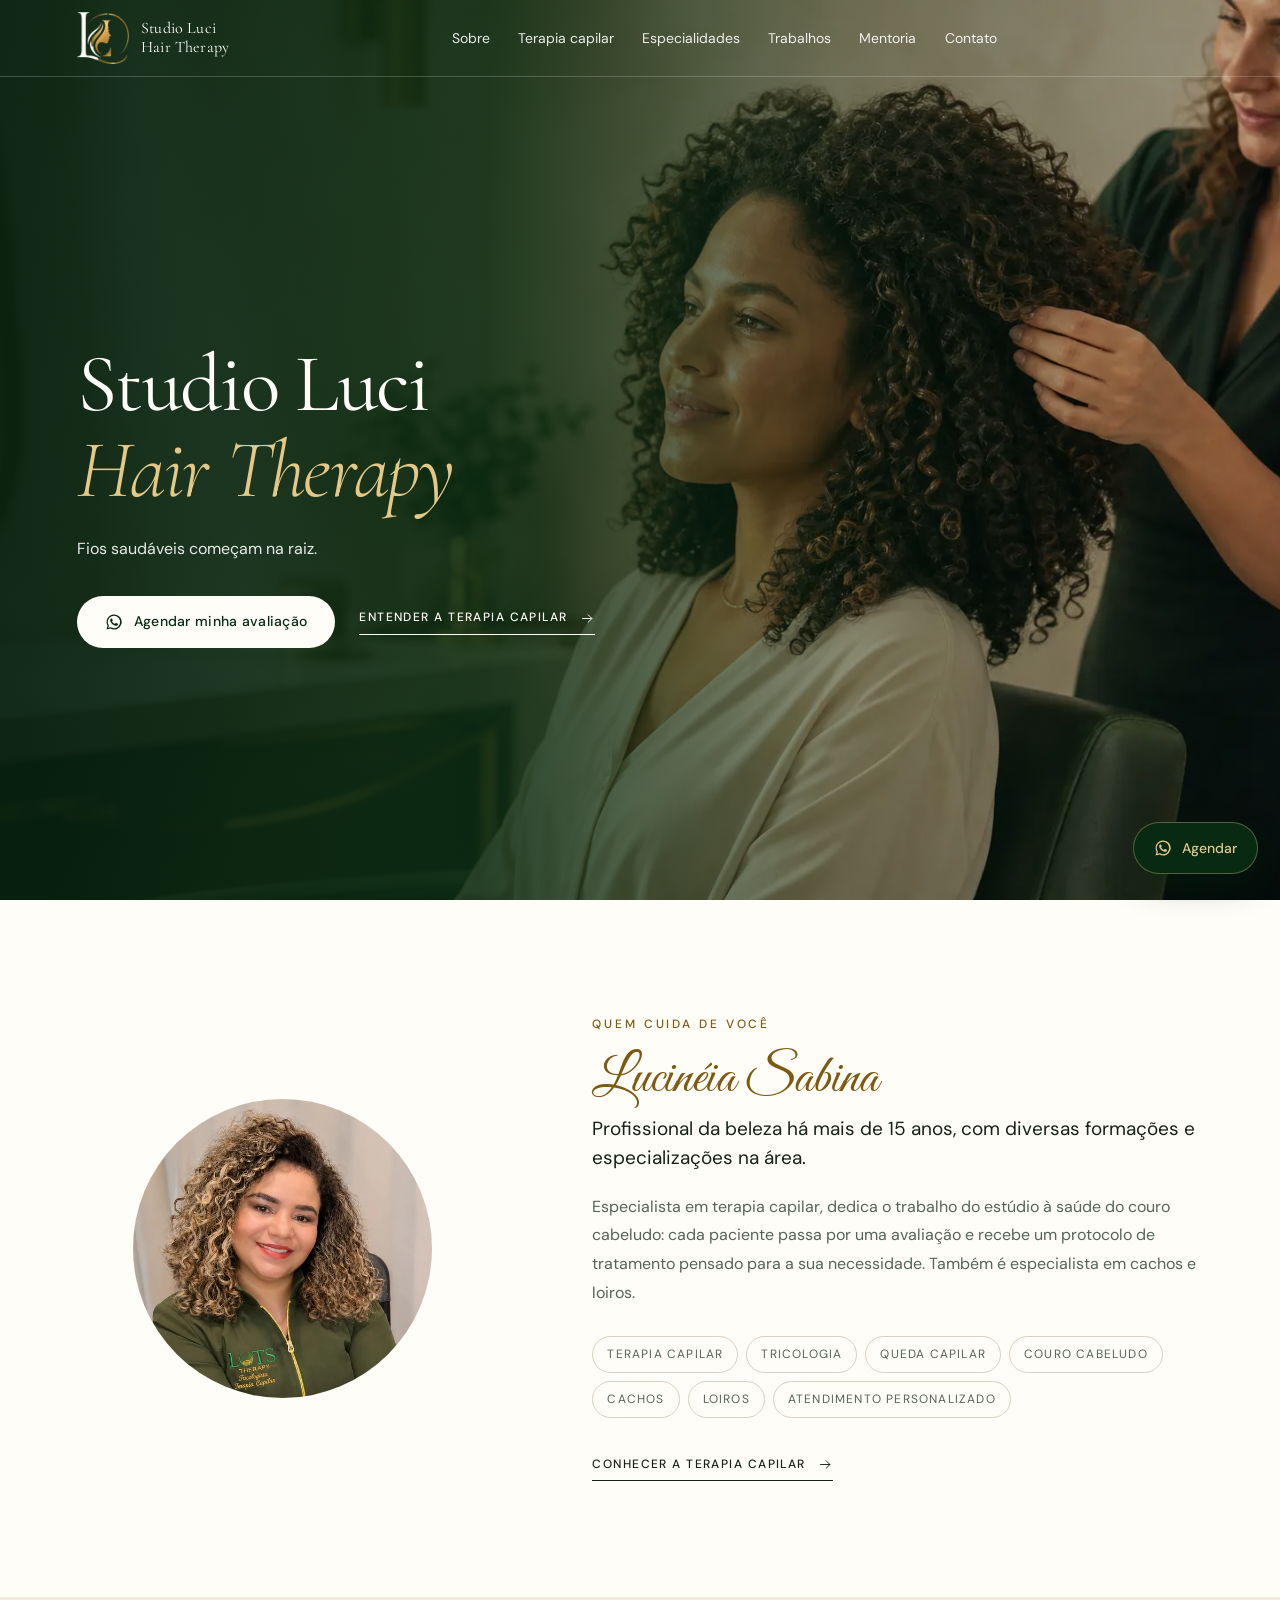
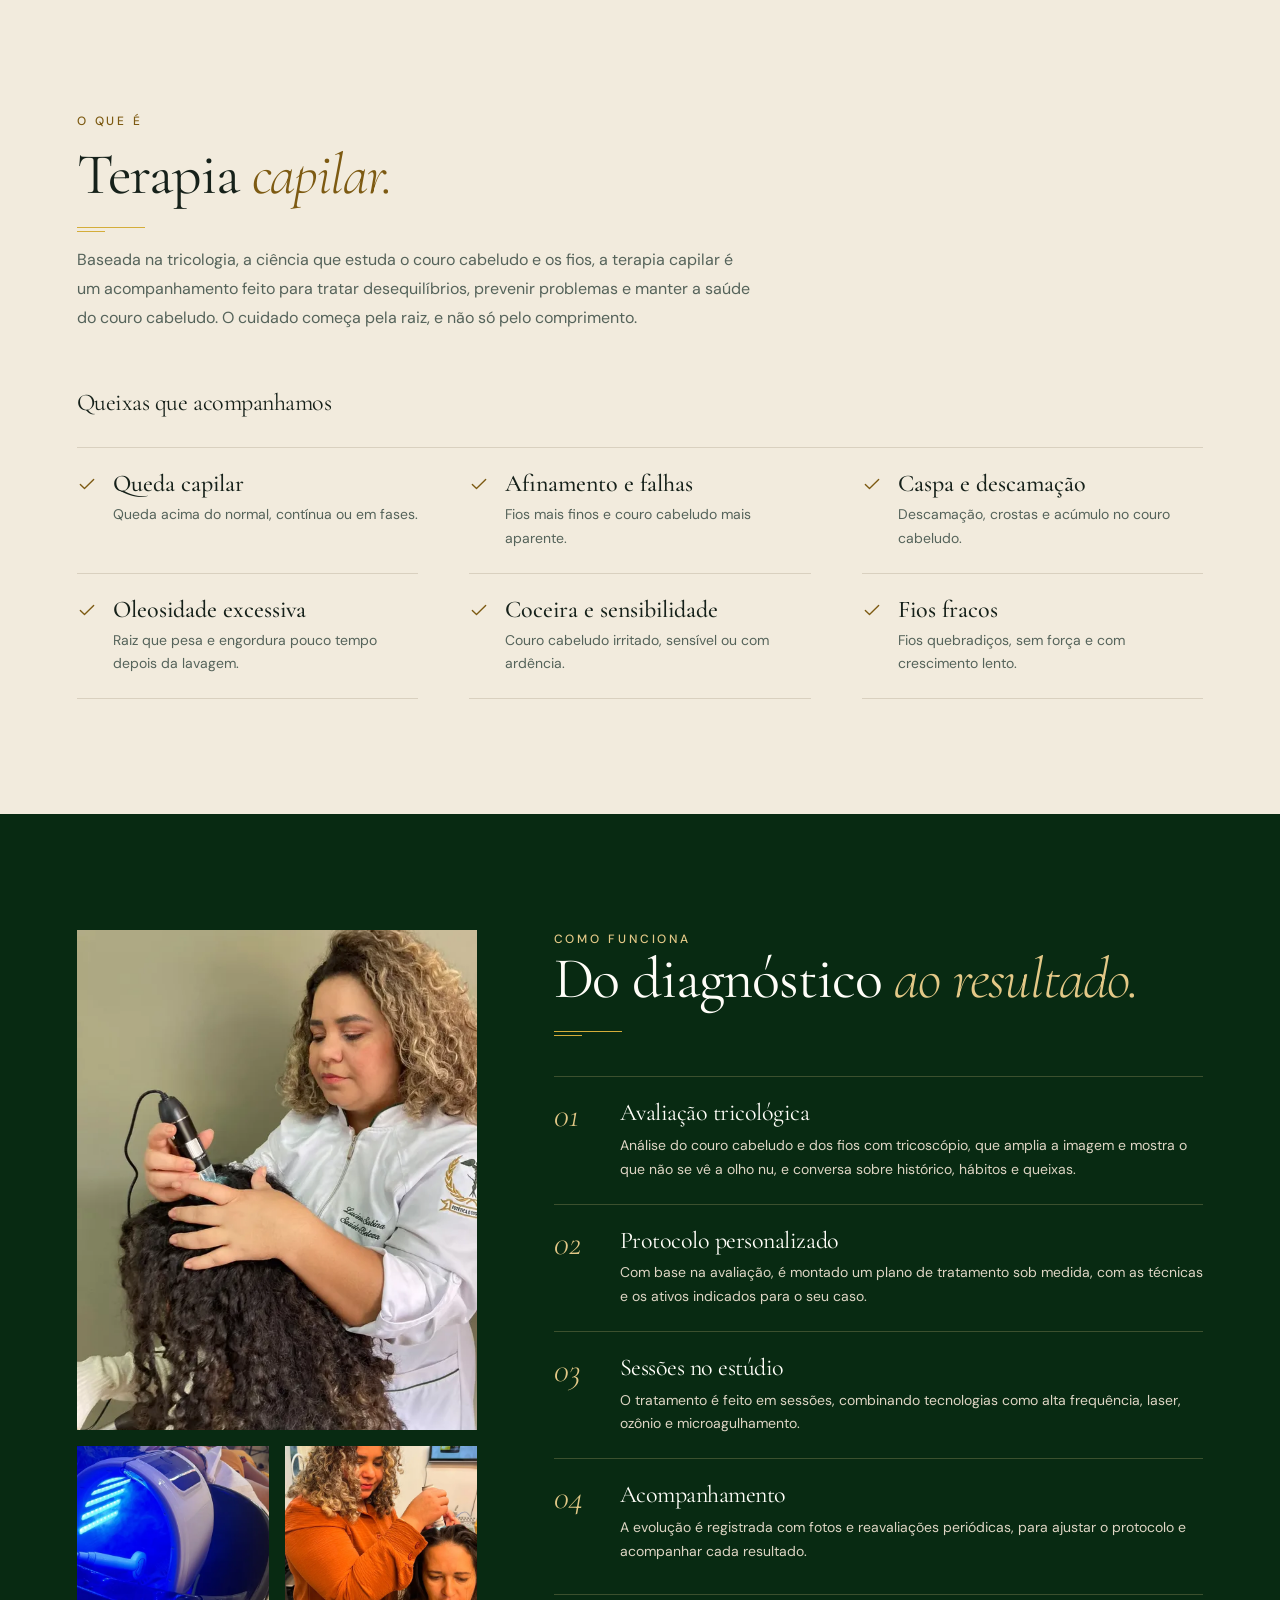
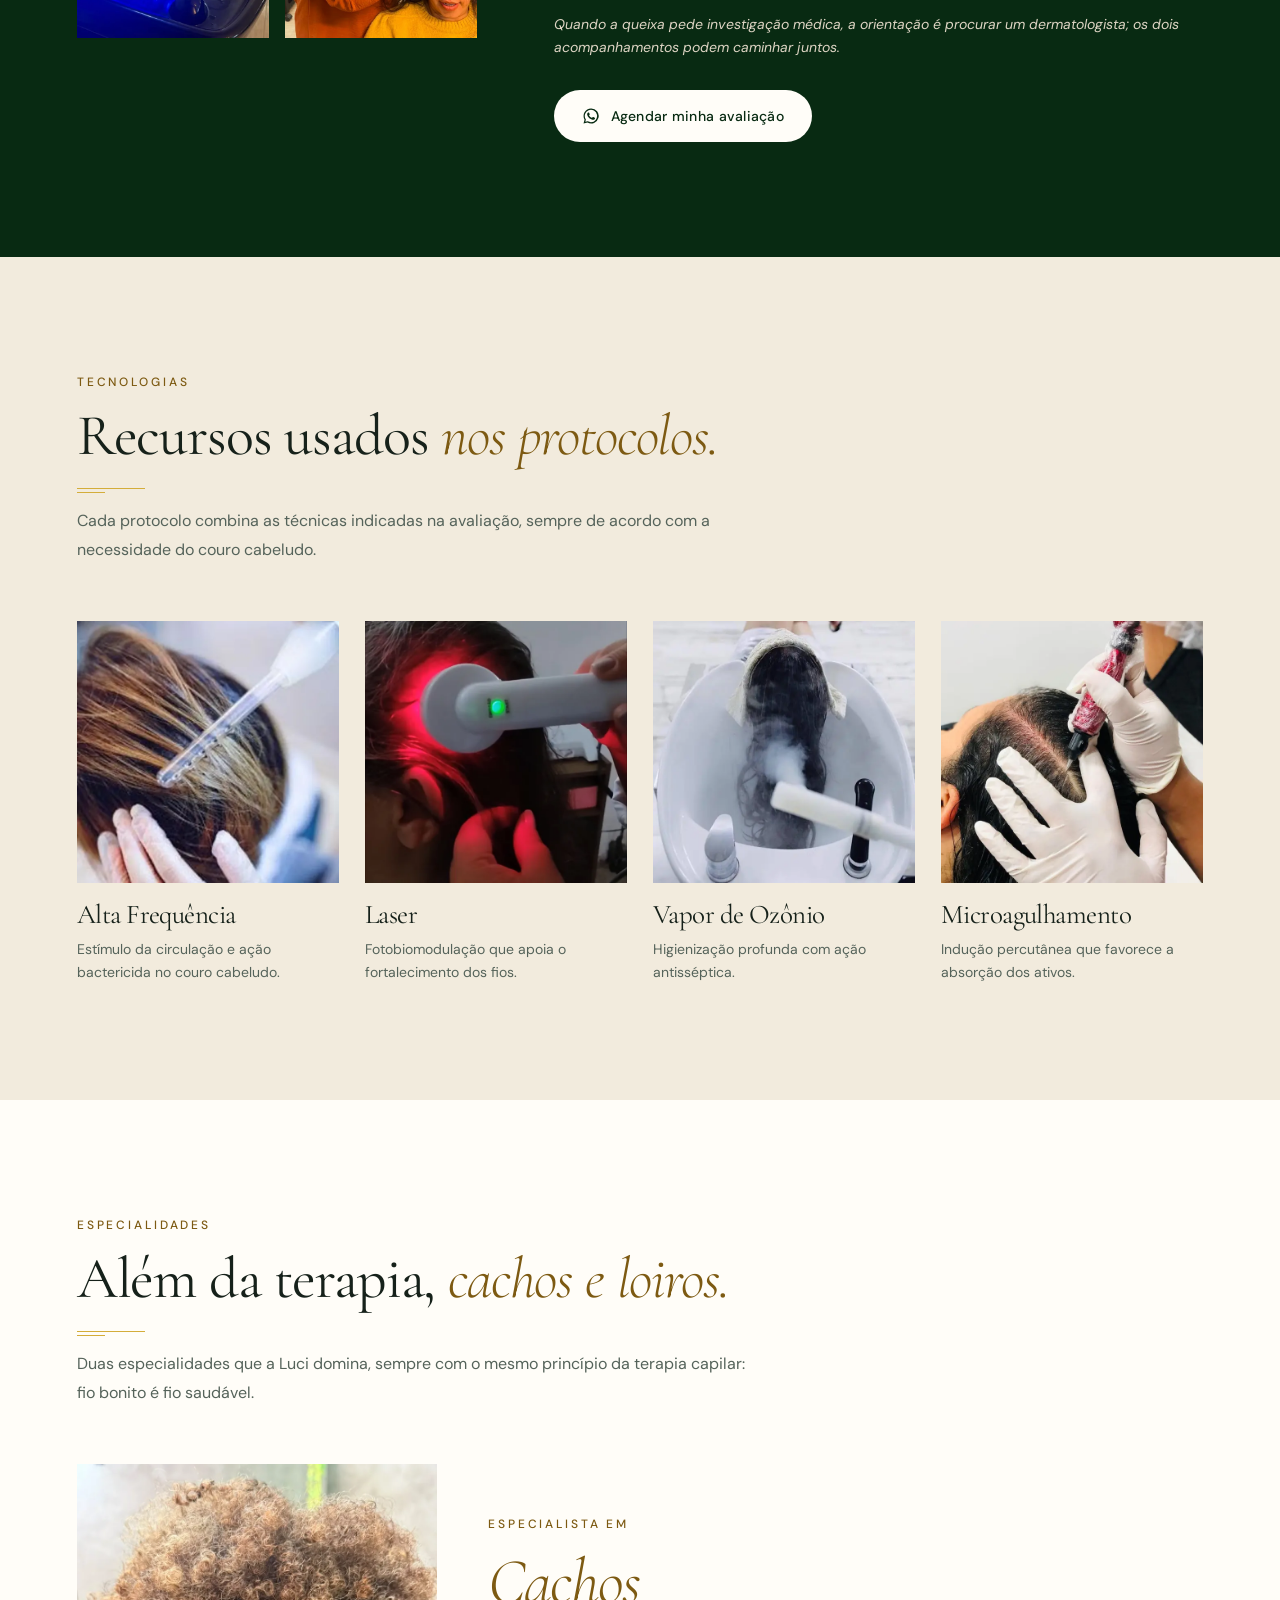
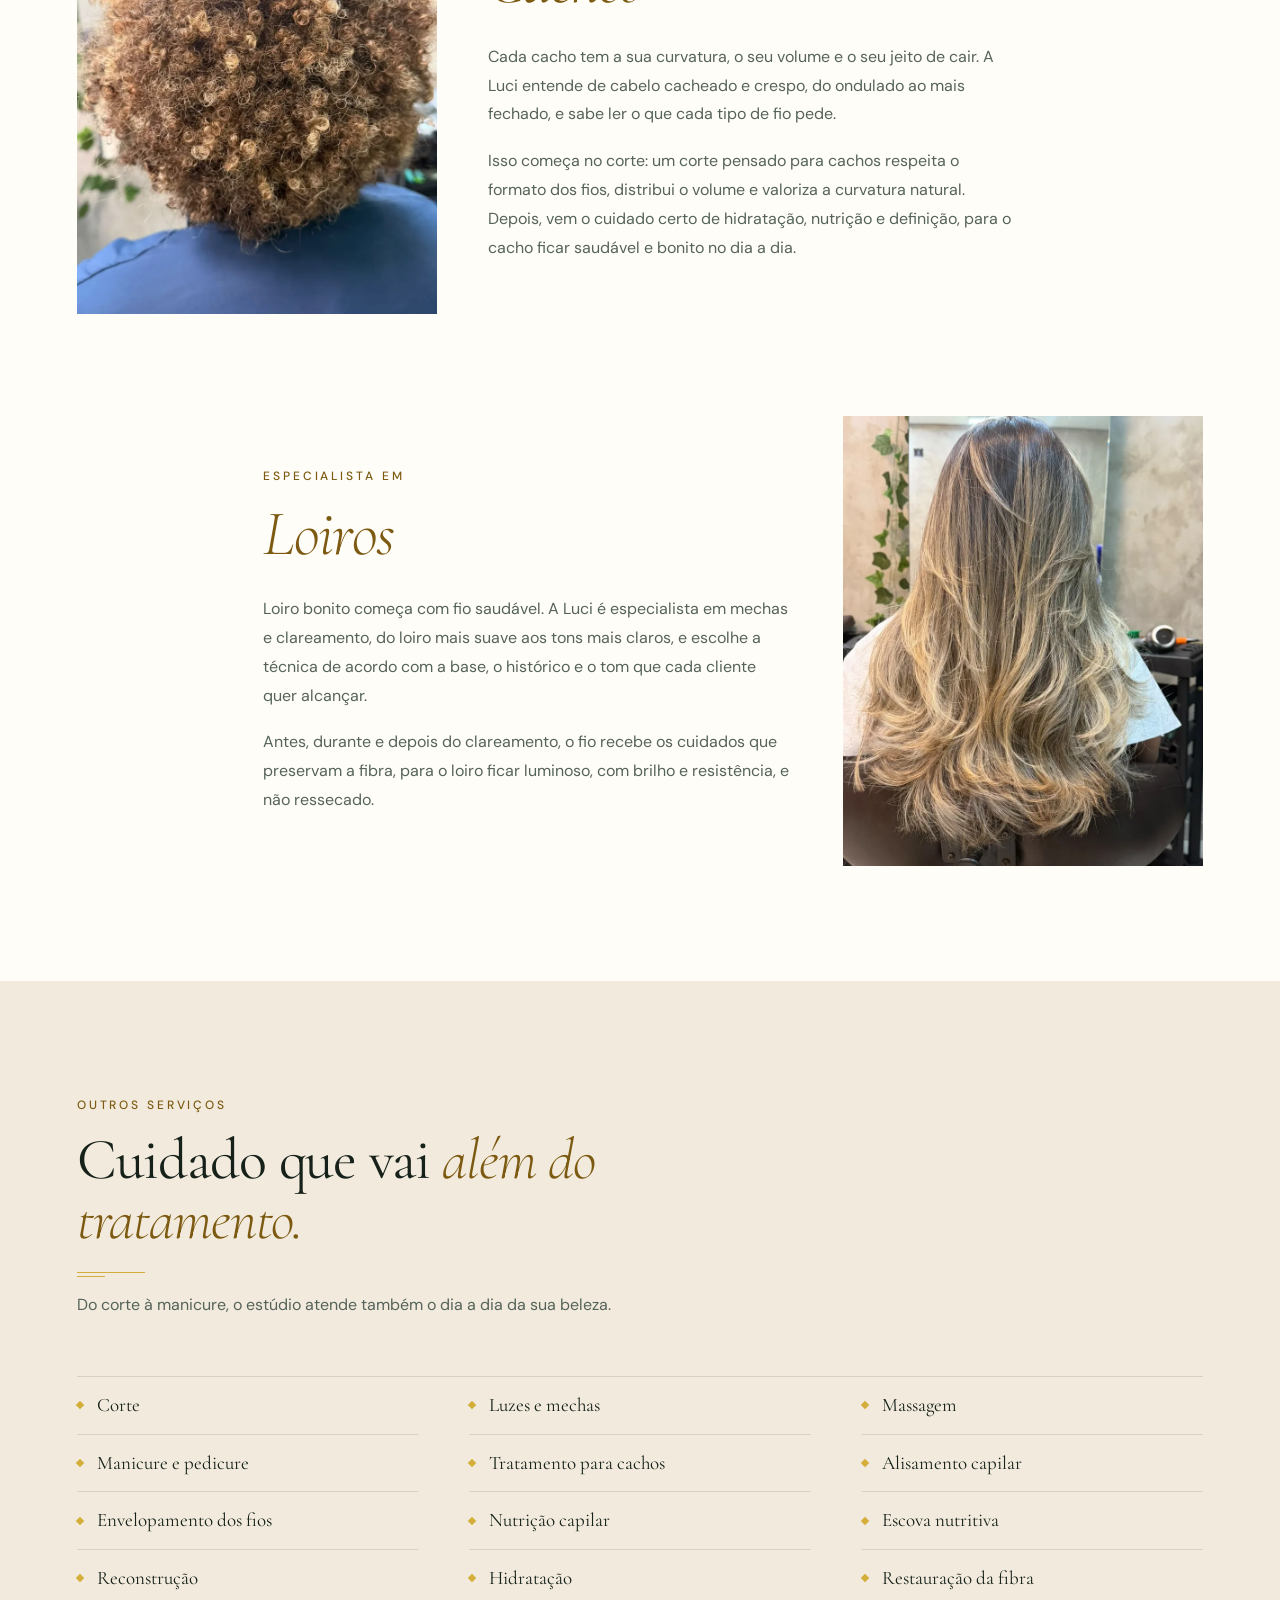
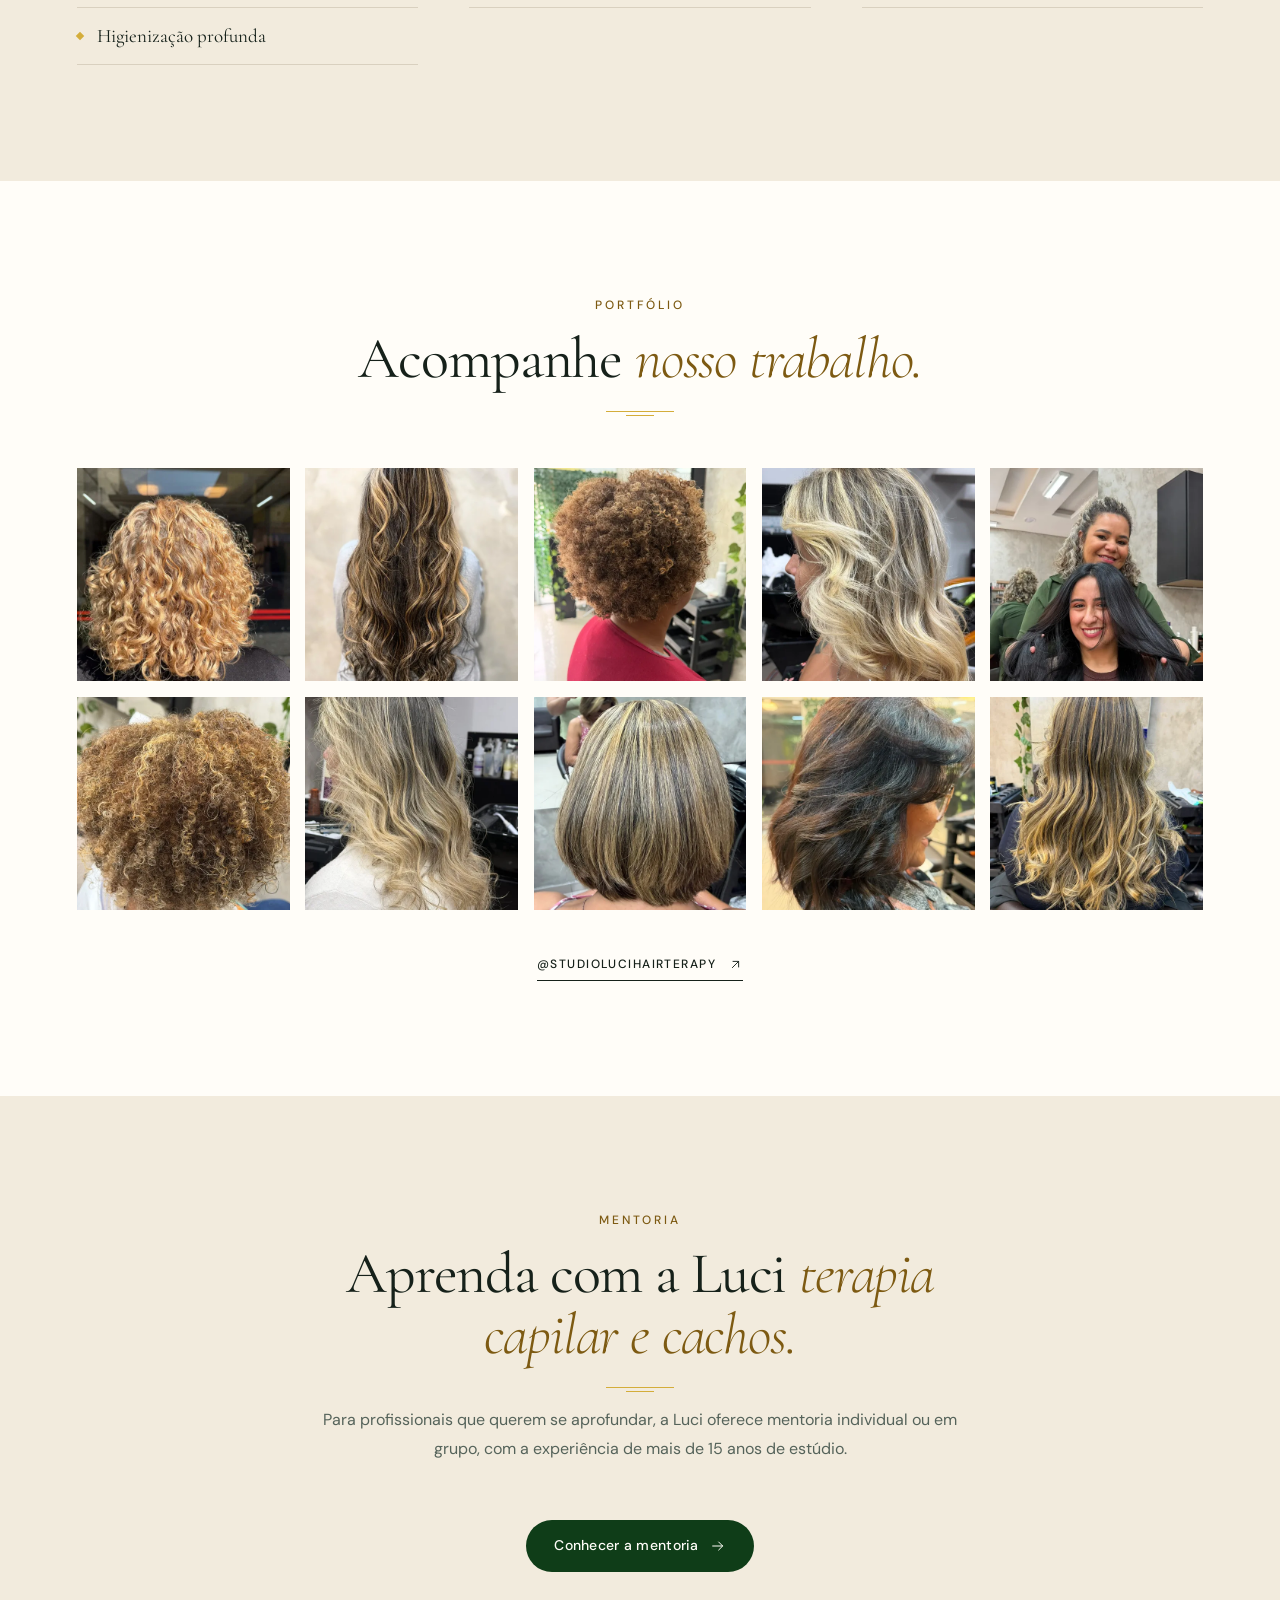
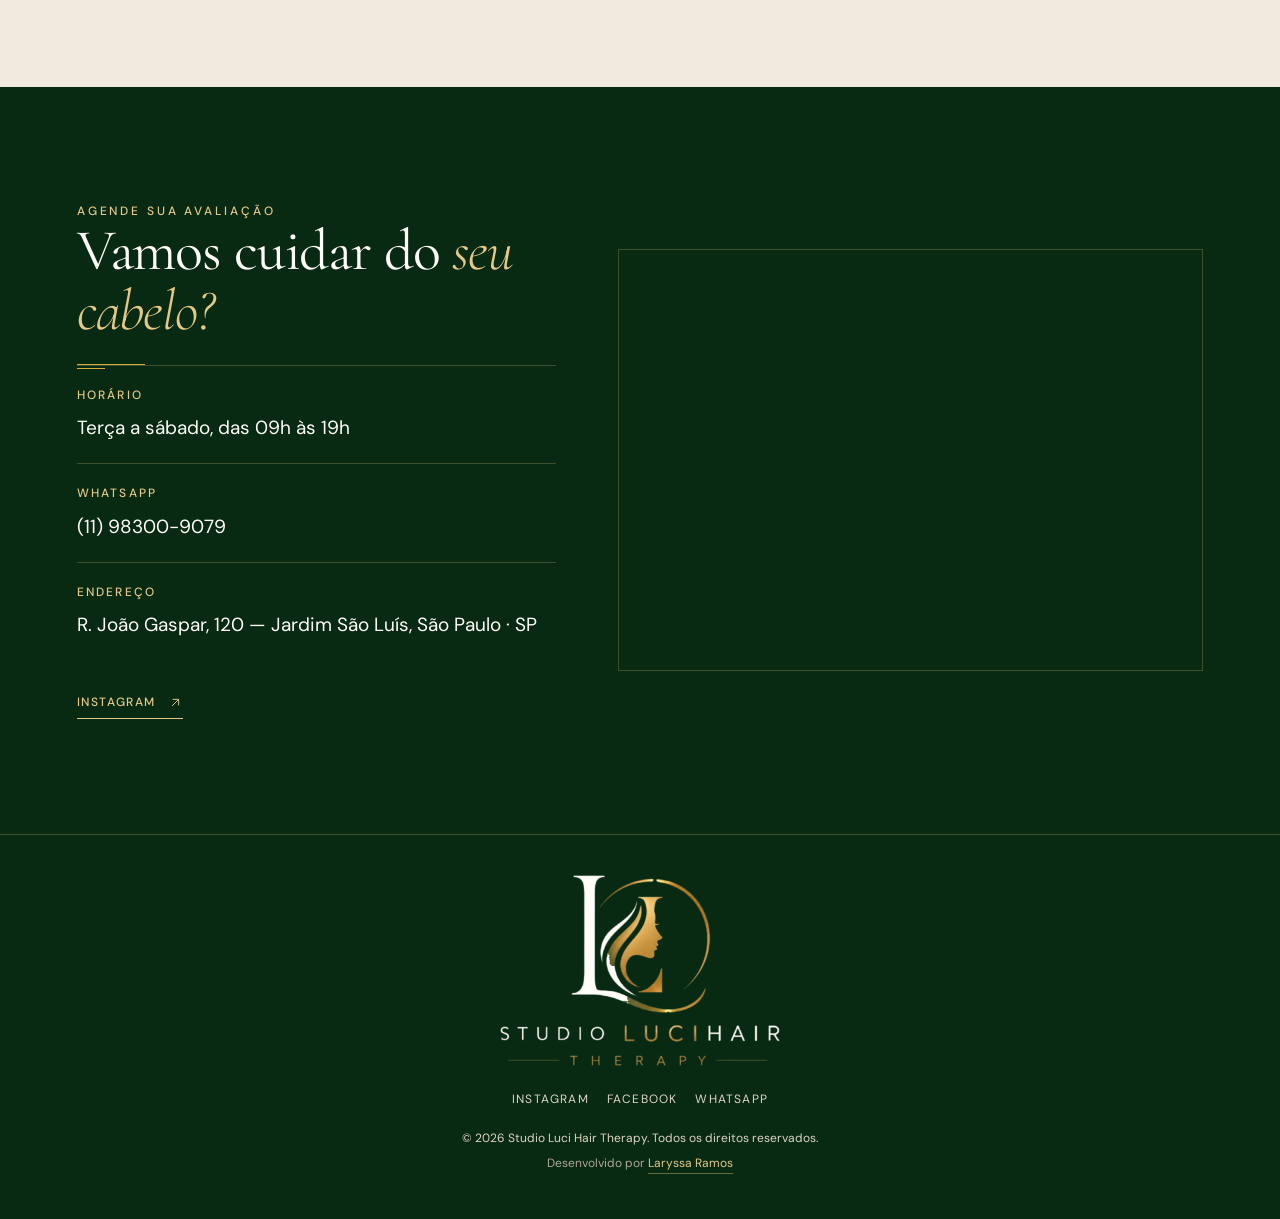
<file: index.html>
<!DOCTYPE html>
<html lang="pt-BR">
<head>
<meta charset="utf-8">
<meta name="viewport" content="width=device-width, initial-scale=1">
<meta name="theme-color" content="#082a12">

<title>Studio Luci Hair Therapy | Terapia capilar e tricologia em São Paulo</title>
<meta name="description" content="Terapia capilar para queda, afinamento dos fios e saúde do couro cabeludo, com Lucinéia Sabina, terapeuta capilar há mais de 15 anos. Avaliação e tratamento personalizado no Jardim São Luís, São Paulo.">

<link rel="canonical" href="https://studiolucihairtherapy.com.br/">
<meta property="og:type" content="website">
<meta property="og:site_name" content="Studio Luci Hair Therapy">
<meta property="og:locale" content="pt_BR">
<meta property="og:title" content="Studio Luci Hair Therapy | Terapia capilar e tricologia em São Paulo">
<meta property="og:description" content="Avaliação do couro cabeludo e tratamentos personalizados para queda e afinamento dos fios, com Lucinéia Sabina, terapeuta capilar há mais de 15 anos.">
<meta property="og:image" content="https://studiolucihairtherapy.com.br/assets/images/web/capa-1200.webp">
<meta property="og:url" content="https://studiolucihairtherapy.com.br/">
<meta name="twitter:card" content="summary_large_image">
<meta name="twitter:title" content="Studio Luci Hair Therapy">
<meta name="twitter:description" content="Terapia capilar e saúde do couro cabeludo com atendimento personalizado em São Paulo.">
<meta name="twitter:image" content="https://studiolucihairtherapy.com.br/assets/images/web/capa-1200.webp">

<link rel="icon" href="assets/images/favicon.ico" sizes="any">
<link rel="icon" href="assets/images/web/icon-32.png" type="image/png" sizes="32x32">
<link rel="apple-touch-icon" href="assets/images/web/icon-180.png">

<link rel="preconnect" href="https://fonts.googleapis.com">
<link rel="preconnect" href="https://fonts.gstatic.com" crossorigin>
<link rel="preload" as="image" href="assets/images/web/capa-1200.webp" imagesrcset="assets/images/web/capa-780.webp 780w, assets/images/web/capa-1200.webp 1200w, assets/images/web/capa-1536.webp 1536w" imagesizes="(max-width: 899px) 150vh, 100vw">
<link rel="stylesheet" href="https://fonts.googleapis.com/css2?family=Cormorant+Garamond:ital,wght@0,300;0,400;0,500;0,600;1,300;1,400&amp;family=DM+Sans:wght@400;500;700&amp;family=Great+Vibes&amp;display=swap">
<link rel="stylesheet" href="assets/css/style.css">

<script type="application/ld+json">
{
  "@context": "https://schema.org",
  "@type": "HairSalon",
  "name": "Studio Luci Hair Therapy",
  "description": "Terapia capilar e tricologia: avaliação do couro cabeludo e tratamentos personalizados para queda e afinamento dos fios.",
  "url": "https://studiolucihairtherapy.com.br/",
  "telephone": "+5511983009079",
  "address": {
    "@type": "PostalAddress",
    "streetAddress": "R. João Gaspar, 120",
    "addressLocality": "Jardim São Luís, São Paulo",
    "addressRegion": "SP",
    "addressCountry": "BR"
  },
  "openingHoursSpecification": [{
    "@type": "OpeningHoursSpecification",
    "dayOfWeek": ["Tuesday", "Wednesday", "Thursday", "Friday", "Saturday"],
    "opens": "09:00", "closes": "19:00"
  }],
  "sameAs": ["https://www.instagram.com/studiolucihairterapy/", "https://www.facebook.com/studiolucihairterapy"]
}
</script>
</head>

<body>
<a class="skip-link" href="#conteudo">Pular para o conteúdo</a>

<svg width="0" height="0" style="position:absolute" aria-hidden="true" focusable="false">
  <symbol id="i-seta-dir" viewBox="0 0 24 24" fill="none" stroke="currentColor" stroke-width="1.5" stroke-linecap="round" stroke-linejoin="round"><path d="M4 12h15M13 6l6 6-6 6"/></symbol>
  <symbol id="i-seta-esq" viewBox="0 0 24 24" fill="none" stroke="currentColor" stroke-width="1.5" stroke-linecap="round" stroke-linejoin="round"><path d="M20 12H5M11 6l-6 6 6 6"/></symbol>
  <symbol id="i-seta-ne" viewBox="0 0 24 24" fill="none" stroke="currentColor" stroke-width="1.5" stroke-linecap="round" stroke-linejoin="round"><path d="M7 17 17 7M8 7h9v9"/></symbol>
  <symbol id="i-check" viewBox="0 0 24 24" fill="none" stroke="currentColor" stroke-width="1.6" stroke-linecap="round" stroke-linejoin="round"><path d="m4 12.5 5 5L20 6.5"/></symbol>
  <symbol id="i-zap" viewBox="0 0 24 24" fill="currentColor"><path d="M12 2a10 10 0 0 0-8.6 15L2 22l5.2-1.4A10 10 0 1 0 12 2Zm0 18.2a8.2 8.2 0 0 1-4.2-1.1l-.3-.2-3.1.8.8-3-.2-.3A8.2 8.2 0 1 1 12 20.2Zm4.6-6.1c-.25-.13-1.5-.74-1.73-.82-.23-.09-.4-.13-.57.12-.17.25-.65.82-.8.99-.15.17-.29.19-.54.06a6.72 6.72 0 0 1-3.37-2.95c-.25-.44.25-.4.72-1.35.08-.17.04-.31-.02-.44l-.8-1.92c-.21-.5-.42-.43-.58-.44h-.5a.95.95 0 0 0-.69.32 2.9 2.9 0 0 0-.9 2.16 5.05 5.05 0 0 0 1.06 2.68 11.5 11.5 0 0 0 4.42 3.9c1.65.71 2.29.77 3.11.65.5-.08 1.5-.61 1.72-1.21.21-.6.21-1.11.15-1.22-.06-.11-.23-.17-.48-.29Z"/></symbol>
  <symbol id="i-instagram" viewBox="0 0 24 24" fill="none" stroke="currentColor" stroke-width="1.4"><rect x="3.5" y="3.5" width="17" height="17" rx="5"/><circle cx="12" cy="12" r="4"/><circle cx="17" cy="7" r="1.1" fill="currentColor" stroke="none"/></symbol>
  <symbol id="i-facebook" viewBox="0 0 24 24" fill="currentColor"><path d="M22 12a10 10 0 1 0-11.6 9.9v-7H7.9V12h2.5V9.8c0-2.5 1.5-3.9 3.8-3.9 1.1 0 2.2.2 2.2.2v2.5h-1.3c-1.2 0-1.6.8-1.6 1.6V12h2.8l-.4 2.9h-2.4v7A10 10 0 0 0 22 12Z"/></symbol>
  <symbol id="i-relogio" viewBox="0 0 24 24" fill="none" stroke="currentColor" stroke-width="1.4" stroke-linecap="round"><circle cx="12" cy="12" r="9"/><path d="M12 7v5.2l3.4 2"/></symbol>
</svg>

<header class="cabecalho">
  <a class="marca" href="#inicio" aria-label="Studio Luci Hair Therapy, início">
    <img class="marca-clara" src="assets/images/web/marca-claro.png" alt="" width="480" height="477">
    <img class="marca-escura" src="assets/images/web/marca.png" alt="" width="480" height="477">
    <span>Studio Luci Hair Therapy</span>
  </a>

  <nav class="menu" id="menu" aria-label="Navegação principal">
    <a href="#sobre">Sobre</a>
    <a href="#terapia">Terapia capilar</a>
    <!-- <a href="#resultados">Resultados</a> -->
    <a href="#especialidades">Especialidades</a>
    <a href="#trabalhos">Trabalhos</a>
    <a href="mentoria.html">Mentoria</a>
    <a href="#contato">Contato</a>
    <a class="so-mobile" href="https://wa.me/5511983009079?text=Ol%C3%A1%21%20Vim%20pelo%20site%20e%20gostaria%20de%20agendar%20um%20hor%C3%A1rio." target="_blank" rel="noopener">Agendar pelo WhatsApp</a>
  </nav>

  <div class="cabecalho-acoes">
    <button class="menu-btn" type="button" aria-expanded="false" aria-controls="menu" aria-label="Abrir menu"><span></span></button>
  </div>
</header>

<main id="conteudo">

  <!-- ================= HERO ================= -->
  <section class="hero on-dark" id="inicio">
    <div class="hero-media">
      <picture>
        <source type="image/webp" srcset="assets/images/web/capa-780.webp 780w, assets/images/web/capa-1200.webp 1200w, assets/images/web/capa-1536.webp 1536w" sizes="(max-width: 899px) 150vh, 100vw">
        <img src="assets/images/web/capa-1536.jpg" alt="Cliente sendo atendida no Studio Luci Hair Therapy" width="1536" height="1024" fetchpriority="high" decoding="async">
      </picture>
    </div>
    <div class="hero-veu" aria-hidden="true"></div>

    <div class="hero-texto">
      <!-- <p class="eyebrow">Terapia capilar · Tricologia</p> -->
      <h1>Studio Luci <em>Hair Therapy</em></h1>
      <p class="body">Fios saudáveis começam na raiz.</p>

      <div class="hero-acoes">
        <a class="btn btn-claro" href="https://wa.me/5511983009079?text=Ol%C3%A1%21%20Vim%20pelo%20site%20e%20gostaria%20de%20agendar%20uma%20avalia%C3%A7%C3%A3o%20capilar." target="_blank" rel="noopener">
          <svg width="18" height="18" aria-hidden="true"><use href="#i-zap"></use></svg> Agendar minha avaliação
        </a>
        <a class="link-seta" href="#terapia">Entender a terapia capilar <svg width="15" height="15" aria-hidden="true"><use href="#i-seta-dir"></use></svg></a>
      </div>
    </div>
  </section>

  <!-- ================= SOBRE ================= -->
  <section class="section sobre on-papel" id="sobre">
    <div class="sobre-foto reveal">
      <picture>
        <source type="image/webp" srcset="assets/images/web/sobre-560.webp 560w, assets/images/web/sobre-900.webp 900w" sizes="(min-width: 900px) 340px, 74vw">
        <img src="assets/images/web/sobre-900.jpg" alt="Retrato de Lucinéia Sabina sorrindo, com o uniforme verde de tricologista e terapeuta capilar" width="900" height="900" loading="lazy" decoding="async">
      </picture>
    </div>

    <div class="sobre-texto reveal d1">
      <p class="eyebrow">Quem cuida de você</p>
      <p class="assinatura">Lucinéia Sabina</p>
      <p class="lede">Profissional da beleza há mais de 15 anos, com diversas formações e especializações na área.</p>
      <p class="body">Especialista em terapia capilar, dedica o trabalho do estúdio à saúde do couro cabeludo: cada paciente passa por uma avaliação e recebe um protocolo de tratamento pensado para a sua necessidade. Também é especialista em cachos e loiros.</p>

      <ul class="credenciais">
        <li>Terapia capilar</li>
        <li>Tricologia</li>
        <li>Queda capilar</li>
        <li>Couro cabeludo</li>
        <li>Cachos</li>
        <li>Loiros</li>
        <li>Atendimento personalizado</li>
      </ul>

      <a class="link-seta" href="#terapia">Conhecer a terapia capilar <svg width="15" height="15" aria-hidden="true"><use href="#i-seta-dir"></use></svg></a>
    </div>
  </section>

  <!-- ================= TERAPIA ================= -->
  <section class="section on-creme" id="terapia">
    <div class="section-head reveal">
      <p class="eyebrow">O que é</p>
      <h2>Terapia <em>capilar.</em></h2>
      <div class="regua"></div>
      <p class="body">Baseada na tricologia, a ciência que estuda o couro cabeludo e os fios, a terapia capilar é um acompanhamento feito para tratar desequilíbrios, prevenir problemas e manter a saúde do couro cabeludo. O cuidado começa pela raiz, e não só pelo comprimento.</p>
    </div>

    <h3 class="subtitulo reveal">Queixas que acompanhamos</h3>
    <ul class="queixas">
      <li class="reveal">
        <svg width="20" height="20" aria-hidden="true"><use href="#i-check"></use></svg>
        <div><h4>Queda capilar</h4><p class="small">Queda acima do normal, contínua ou em fases.</p></div>
      </li>
      <li class="reveal d1">
        <svg width="20" height="20" aria-hidden="true"><use href="#i-check"></use></svg>
        <div><h4>Afinamento e falhas</h4><p class="small">Fios mais finos e couro cabeludo mais aparente.</p></div>
      </li>
      <li class="reveal d2">
        <svg width="20" height="20" aria-hidden="true"><use href="#i-check"></use></svg>
        <div><h4>Caspa e descamação</h4><p class="small">Descamação, crostas e acúmulo no couro cabeludo.</p></div>
      </li>
      <li class="reveal">
        <svg width="20" height="20" aria-hidden="true"><use href="#i-check"></use></svg>
        <div><h4>Oleosidade excessiva</h4><p class="small">Raiz que pesa e engordura pouco tempo depois da lavagem.</p></div>
      </li>
      <li class="reveal d1">
        <svg width="20" height="20" aria-hidden="true"><use href="#i-check"></use></svg>
        <div><h4>Coceira e sensibilidade</h4><p class="small">Couro cabeludo irritado, sensível ou com ardência.</p></div>
      </li>
      <li class="reveal d2">
        <svg width="20" height="20" aria-hidden="true"><use href="#i-check"></use></svg>
        <div><h4>Fios fracos</h4><p class="small">Fios quebradiços, sem força e com crescimento lento.</p></div>
      </li>
    </ul>
  </section>

  <!-- ================= COMO FUNCIONA ================= -->
  <section class="section como on-floresta on-dark" id="como-funciona">
    <div class="como-fotos reveal">
      <figure class="como-principal">
        <picture>
          <source type="image/webp" srcset="assets/images/web/terapia/avaliacao-600.webp 600w, assets/images/web/terapia/avaliacao-960.webp 960w" sizes="(min-width: 900px) 40vw, 88vw">
          <img src="assets/images/web/terapia/avaliacao-960.jpg" alt="Lucinéia Sabina examinando o couro cabeludo de uma paciente com o tricoscópio" width="960" height="1280" loading="lazy" decoding="async">
        </picture>
      </figure>
      <figure><img src="assets/images/web/terapia/led.webp" alt="Paciente em sessão de fototerapia com LED no couro cabeludo" width="560" height="560" loading="lazy" decoding="async"></figure>
      <figure><img src="assets/images/web/terapia/aplicacao.webp" alt="Lucinéia Sabina aplicando um ativo diretamente no couro cabeludo de uma paciente" width="560" height="560" loading="lazy" decoding="async"></figure>
    </div>

    <div class="como-texto">
      <div class="reveal">
        <p class="eyebrow">Como funciona</p>
        <h2>Do diagnóstico <em>ao resultado.</em></h2>
        <div class="regua"></div>
      </div>

      <ol class="etapas">
        <li class="reveal">
          <span class="etapa-num" aria-hidden="true">01</span>
          <div>
            <h3>Avaliação tricológica</h3>
            <p class="small">Análise do couro cabeludo e dos fios com tricoscópio, que amplia a imagem e mostra o que não se vê a olho nu, e conversa sobre histórico, hábitos e queixas.</p>
          </div>
        </li>
        <li class="reveal">
          <span class="etapa-num" aria-hidden="true">02</span>
          <div>
            <h3>Protocolo personalizado</h3>
            <p class="small">Com base na avaliação, é montado um plano de tratamento sob medida, com as técnicas e os ativos indicados para o seu caso.</p>
          </div>
        </li>
        <li class="reveal">
          <span class="etapa-num" aria-hidden="true">03</span>
          <div>
            <h3>Sessões no estúdio</h3>
            <p class="small">O tratamento é feito em sessões, combinando tecnologias como alta frequência, laser, ozônio e microagulhamento.</p>
          </div>
        </li>
        <li class="reveal">
          <span class="etapa-num" aria-hidden="true">04</span>
          <div>
            <h3>Acompanhamento</h3>
            <p class="small">A evolução é registrada com fotos e reavaliações periódicas, para ajustar o protocolo e acompanhar cada resultado.</p>
          </div>
        </li>
      </ol>

      <p class="como-nota small reveal">Quando a queixa pede investigação médica, a orientação é procurar um dermatologista; os dois acompanhamentos podem caminhar juntos.</p>

      <a class="btn btn-claro reveal" href="https://wa.me/5511983009079?text=Ol%C3%A1%21%20Vim%20pelo%20site%20e%20gostaria%20de%20agendar%20uma%20avalia%C3%A7%C3%A3o%20capilar." target="_blank" rel="noopener">
        <svg width="18" height="18" aria-hidden="true"><use href="#i-zap"></use></svg> Agendar minha avaliação
      </a>
    </div>
  </section>

  <!-- ================= RESULTADOS ================= -->
  <!-- Oculta até a cliente confirmar as fotos de antes e depois: para mostrar, apague o atributo hidden e volte o link do menu. -->
  <section class="section on-papel" id="resultados" hidden>
    <div class="section-head reveal">
      <p class="eyebrow">Resultados</p>
      <h2>Antes e depois <em>do tratamento.</em></h2>
      <div class="regua"></div>
      <p class="body">Evolução de um paciente com queda e afinamento dos fios, acompanhado no estúdio com protocolo de terapia capilar.</p>
    </div>

    <div class="resultados">
      <figure class="resultado reveal">
        <div class="resultado-par">
          <div class="resultado-foto">
            <img src="assets/images/web/resultados/frente-antes.webp" alt="Antes: região frontal com fios ralos e couro cabeludo aparente" width="560" height="700" loading="lazy" decoding="async">
            <span class="resultado-selo">Antes</span>
          </div>
          <div class="resultado-foto">
            <img src="assets/images/web/resultados/frente-depois.webp" alt="Depois: região frontal com fios mais densos, cobrindo o couro cabeludo" width="560" height="700" loading="lazy" decoding="async">
            <span class="resultado-selo depois">Depois</span>
          </div>
        </div>
        <figcaption>Região frontal</figcaption>
      </figure>

      <figure class="resultado reveal d1">
        <div class="resultado-par">
          <div class="resultado-foto">
            <img src="assets/images/web/resultados/topo-antes.webp" alt="Antes: topo da cabeça com afinamento e couro cabeludo aparente" width="560" height="700" loading="lazy" decoding="async">
            <span class="resultado-selo">Antes</span>
          </div>
          <div class="resultado-foto">
            <img src="assets/images/web/resultados/topo-depois.webp" alt="Depois: topo da cabeça com mais fios e maior cobertura" width="560" height="700" loading="lazy" decoding="async">
            <span class="resultado-selo depois">Depois</span>
          </div>
        </div>
        <figcaption>Topo da cabeça</figcaption>
      </figure>
    </div>

    <p class="resultados-nota small reveal">Cada caso responde de um jeito ao tratamento; o resultado depende da causa da queda, da constância nas sessões e dos cuidados em casa.</p>
  </section>

  <!-- ================= TECNOLOGIAS ================= -->
  <section class="section on-creme" id="tecnologias">
    <div class="section-head reveal">
      <p class="eyebrow">Tecnologias</p>
      <h2>Recursos usados <em>nos protocolos.</em></h2>
      <div class="regua"></div>
      <p class="body">Cada protocolo combina as técnicas indicadas na avaliação, sempre de acordo com a necessidade do couro cabeludo.</p>
    </div>

    <div class="terapia-grade">
      <article class="terapia-card reveal">
        <figure><img src="assets/images/web/terapia/t1.webp" alt="Alta Frequência sendo aplicado no couro cabeludo" width="640" height="640" loading="lazy" decoding="async"></figure>
        <h3>Alta Frequência</h3>
        <p class="small">Estímulo da circulação e ação bactericida no couro cabeludo.</p>
      </article>
      <article class="terapia-card reveal d1">
        <figure><img src="assets/images/web/terapia/laser.webp" alt="Laser de baixa potência sendo aplicado no couro cabeludo de uma paciente" width="640" height="640" loading="lazy" decoding="async"></figure>
        <h3>Laser</h3>
        <p class="small">Fotobiomodulação que apoia o fortalecimento dos fios.</p>
      </article>
      <article class="terapia-card reveal">
        <figure><img src="assets/images/web/terapia/t3.webp" alt="Vapor de Ozônio sendo aplicado no couro cabeludo" width="640" height="640" loading="lazy" decoding="async"></figure>
        <h3>Vapor de Ozônio</h3>
        <p class="small">Higienização profunda com ação antisséptica.</p>
      </article>
      <article class="terapia-card reveal d1">
        <figure><img src="assets/images/web/terapia/t4.webp" alt="Microagulhamento sendo aplicado no couro cabeludo" width="640" height="640" loading="lazy" decoding="async"></figure>
        <h3>Microagulhamento</h3>
        <p class="small">Indução percutânea que favorece a absorção dos ativos.</p>
      </article>
    </div>
  </section>

  <!-- ================= ESPECIALIDADES ================= -->
  <section class="section on-papel" id="especialidades">
    <div class="section-head reveal">
      <p class="eyebrow">Especialidades</p>
      <h2>Além da terapia, <em>cachos e loiros.</em></h2>
      <div class="regua"></div>
      <p class="body">Duas especialidades que a Luci domina, sempre com o mesmo princípio da terapia capilar: fio bonito é fio saudável.</p>
    </div>

    <article class="especialidade">
      <figure class="reveal">
        <picture>
          <source type="image/webp" srcset="assets/images/web/especialidades/cachos-480.webp 480w, assets/images/web/especialidades/cachos-800.webp 800w" sizes="(min-width: 900px) 38vw, 88vw">
          <img src="assets/images/web/especialidades/cachos-800.jpg" alt="Cabelo cacheado volumoso e definido, com luzes douradas" width="800" height="1000" loading="lazy" decoding="async">
        </picture>
      </figure>
      <div class="especialidade-texto reveal d1">
        <p class="eyebrow">Especialista em</p>
        <h3>Cachos</h3>
        <p class="body">Cada cacho tem a sua curvatura, o seu volume e o seu jeito de cair. A Luci entende de cabelo cacheado e crespo, do ondulado ao mais fechado, e sabe ler o que cada tipo de fio pede.</p>
        <p class="body">Isso começa no corte: um corte pensado para cachos respeita o formato dos fios, distribui o volume e valoriza a curvatura natural. Depois, vem o cuidado certo de hidratação, nutrição e definição, para o cacho ficar saudável e bonito no dia a dia.</p>
      </div>
    </article>

    <article class="especialidade inverso">
      <figure class="reveal">
        <picture>
          <source type="image/webp" srcset="assets/images/web/especialidades/loiros-480.webp 480w, assets/images/web/especialidades/loiros-800.webp 800w" sizes="(min-width: 900px) 38vw, 88vw">
          <img src="assets/images/web/especialidades/loiros-800.jpg" alt="Cabelo longo em camadas com mechas loiras iluminadas" width="800" height="1000" loading="lazy" decoding="async">
        </picture>
      </figure>
      <div class="especialidade-texto reveal d1">
        <p class="eyebrow">Especialista em</p>
        <h3>Loiros</h3>
        <p class="body">Loiro bonito começa com fio saudável. A Luci é especialista em mechas e clareamento, do loiro mais suave aos tons mais claros, e escolhe a técnica de acordo com a base, o histórico e o tom que cada cliente quer alcançar.</p>
        <p class="body">Antes, durante e depois do clareamento, o fio recebe os cuidados que preservam a fibra, para o loiro ficar luminoso, com brilho e resistência, e não ressecado.</p>
      </div>
    </article>
  </section>

  <!-- ================= SERVIÇOS ================= -->
  <section class="section on-creme" id="servicos">
    <div class="section-head reveal">
      <p class="eyebrow">Outros serviços</p>
      <h2>Cuidado que vai <em>além do tratamento.</em></h2>
      <div class="regua"></div>
      <p class="body">Do corte à manicure, o estúdio atende também o dia a dia da sua beleza.</p>
    </div>

    <ul class="servicos-lista reveal">
      <li>Corte</li>
      <li>Luzes e mechas</li>
      <li>Massagem</li>
      <li>Manicure e pedicure</li>
      <li>Tratamento para cachos</li>
      <li>Alisamento capilar</li>
      <li>Envelopamento dos fios</li>
      <li>Nutrição capilar</li>
      <li>Escova nutritiva</li>
      <li>Reconstrução</li>
      <li>Hidratação</li>
      <li>Restauração da fibra</li>
      <li>Higienização profunda</li>
    </ul>
  </section>

  <!-- ================= TRABALHOS ================= -->
  <section class="section on-papel" id="trabalhos">
    <div class="section-head centro reveal">
      <p class="eyebrow">Portfólio</p>
      <h2>Acompanhe <em>nosso trabalho.</em></h2>
      <div class="regua"></div>
    </div>

    <div class="galeria">
      <a href="https://www.instagram.com/studiolucihairterapy/" target="_blank" rel="noopener" aria-label="Ver trabalho 1 no Instagram">
        <img src="assets/images/web/trabalhos/g1.webp" alt="Cachos em espiral loiros, bem definidos" width="560" height="560" loading="lazy" decoding="async">
      </a>
      <a href="https://www.instagram.com/studiolucihairterapy/" target="_blank" rel="noopener" aria-label="Ver trabalho 2 no Instagram">
        <img src="assets/images/web/trabalhos/g2.webp" alt="Cabelo longo ondulado com mechas loiras" width="560" height="560" loading="lazy" decoding="async">
      </a>
      <a href="https://www.instagram.com/studiolucihairterapy/" target="_blank" rel="noopener" aria-label="Ver trabalho 3 no Instagram">
        <img src="assets/images/web/trabalhos/g3.webp" alt="Cliente de perfil com cabelo crespo volumoso" width="560" height="560" loading="lazy" decoding="async">
      </a>
      <a href="https://www.instagram.com/studiolucihairterapy/" target="_blank" rel="noopener" aria-label="Ver trabalho 4 no Instagram">
        <img src="assets/images/web/trabalhos/g4.webp" alt="Loiro iluminado com ondas, visto de perfil" width="560" height="560" loading="lazy" decoding="async">
      </a>
      <a href="https://www.instagram.com/studiolucihairterapy/" target="_blank" rel="noopener" aria-label="Ver trabalho 5 no Instagram">
        <img src="assets/images/web/trabalhos/g5.webp" alt="Lucinéia Sabina com uma cliente de cabelo preto liso e brilhante" width="560" height="560" loading="lazy" decoding="async">
      </a>
      <a href="https://www.instagram.com/studiolucihairterapy/" target="_blank" rel="noopener" aria-label="Ver trabalho 6 no Instagram">
        <img src="assets/images/web/trabalhos/g6.webp" alt="Cachos fechados com luzes douradas" width="560" height="560" loading="lazy" decoding="async">
      </a>
      <a href="https://www.instagram.com/studiolucihairterapy/" target="_blank" rel="noopener" aria-label="Ver trabalho 7 no Instagram">
        <img src="assets/images/web/trabalhos/g7.webp" alt="Loiro com mechas e ondas suaves" width="560" height="560" loading="lazy" decoding="async">
      </a>
      <a href="https://www.instagram.com/studiolucihairterapy/" target="_blank" rel="noopener" aria-label="Ver trabalho 8 no Instagram">
        <img src="assets/images/web/trabalhos/g8.webp" alt="Corte chanel com mechas" width="560" height="560" loading="lazy" decoding="async">
      </a>
      <a href="https://www.instagram.com/studiolucihairterapy/" target="_blank" rel="noopener" aria-label="Ver trabalho 9 no Instagram">
        <img src="assets/images/web/trabalhos/g9.webp" alt="Cabelo médio em camadas, castanho escuro com reflexos e movimento" width="560" height="560" loading="lazy" decoding="async">
      </a>
      <a href="https://www.instagram.com/studiolucihairterapy/" target="_blank" rel="noopener" aria-label="Ver trabalho 10 no Instagram">
        <img src="assets/images/web/trabalhos/g10.webp" alt="Cabelo longo com mechas loiras nas pontas" width="560" height="560" loading="lazy" decoding="async">
      </a>
    </div>

    <div class="galeria-pe">
      <a class="link-seta" href="https://www.instagram.com/studiolucihairterapy/" target="_blank" rel="noopener">@studiolucihairterapy <svg width="15" height="15" aria-hidden="true"><use href="#i-seta-ne"></use></svg></a>
    </div>
  </section>

  <!-- ================= MENTORIA ================= -->
  <section class="section on-creme mentoria-chamada" id="mentoria">
    <div class="section-head centro reveal">
      <p class="eyebrow">Mentoria</p>
      <h2>Aprenda com a Luci <em>terapia capilar e cachos.</em></h2>
      <div class="regua"></div>
      <p class="body">Para profissionais que querem se aprofundar, a Luci oferece mentoria individual ou em grupo, com a experiência de mais de 15 anos de estúdio.</p>
    </div>
    <div class="centro reveal">
      <a class="btn btn-floresta" href="mentoria.html">Conhecer a mentoria <svg width="16" height="16" aria-hidden="true"><use href="#i-seta-dir"></use></svg></a>
    </div>
  </section>

  <!-- ================= CONTATO ================= -->
  <section class="section contato on-floresta on-dark" id="contato">
    <div class="contato-dados">
      <p class="eyebrow">Agende sua avaliação</p>
      <h2>Vamos cuidar do <em>seu cabelo?</em></h2>
      <div class="regua"></div>

      <dl>
        <div class="par">
          <dt>Horário</dt>
          <dd>Terça a sábado, das 09h às 19h</dd>
        </div>
        <div class="par">
          <dt>WhatsApp</dt>
          <dd><a href="https://wa.me/5511983009079?text=Ol%C3%A1%21%20Vim%20pelo%20site%20e%20gostaria%20de%20agendar%20um%20hor%C3%A1rio." target="_blank" rel="noopener">(11) 98300-9079</a></dd>
        </div>
        <div class="par">
          <dt>Endereço</dt>
          <dd>R. João Gaspar, 120 — Jardim São Luís, São Paulo · SP</dd>
        </div>
      </dl>

      <div class="contato-acoes">
        <a class="link-seta" href="https://www.instagram.com/studiolucihairterapy/" target="_blank" rel="noopener">Instagram <svg width="15" height="15" aria-hidden="true"><use href="#i-seta-ne"></use></svg></a>
      </div>
    </div>

    <div class="mapa">
      <iframe title="Mapa com a localização do Studio Luci Hair Therapy"
        src="https://www.google.com/maps/embed?pb=!1m23!1m12!1m3!1d116949.14446016871!2d-46.807340874202275!3d-23.652316968005287!2m3!1f0!2f0!3f0!3m2!1i1024!2i768!4f13.1!4m8!3e6!4m0!4m5!1s0x94ce517065e5994f%3A0x21e5e31e2e48a391!2sR.%20Jo%C3%A3o%20Gaspar%2C%20120%20-%20Jardim%20S%C3%A3o%20Lu%C3%ADs%2C%20S%C3%A3o%20Paulo%20-%20SP%2C%2005843-290!3m2!1d-23.6523327!2d-46.737300499999996!5e0!3m2!1spt-BR!2sbr!4v1679750795490!5m2!1spt-BR!2sbr"
        loading="lazy" referrerpolicy="no-referrer-when-downgrade" allowfullscreen></iframe>
    </div>
  </section>
</main>

<footer class="rodape on-dark">
  <a href="#inicio" aria-label="Studio Luci Hair Therapy, início">
    <img class="logo" src="assets/images/web/logo-claro.png" alt="Studio Luci Hair Therapy" width="900" height="613" loading="lazy">
  </a>

  <nav aria-label="Links do rodapé">
    <a href="https://www.instagram.com/studiolucihairterapy/" target="_blank" rel="noopener">Instagram</a>
    <a href="https://www.facebook.com/studiolucihairterapy" target="_blank" rel="noopener">Facebook</a>
    <a href="https://wa.me/5511983009079?text=Ol%C3%A1%21%20Vim%20pelo%20site%20e%20gostaria%20de%20agendar%20um%20hor%C3%A1rio." target="_blank" rel="noopener">WhatsApp</a>
  </nav>

  <p>&copy; <span data-ano></span> Studio Luci Hair Therapy. Todos os direitos reservados.</p>
  <p class="credito">Desenvolvido por <a href="https://laryssaramos.dev.br/" target="_blank" rel="noopener">Laryssa Ramos</a></p>
</footer>

<a class="zap" href="https://wa.me/5511983009079?text=Ol%C3%A1%21%20Vim%20pelo%20site%20e%20gostaria%20de%20agendar%20um%20hor%C3%A1rio." target="_blank" rel="noopener">
  <svg width="18" height="18" aria-hidden="true"><use href="#i-zap"></use></svg> Agendar
</a>

<script src="assets/js/script.js" defer></script>
</body>
</html>
</file>
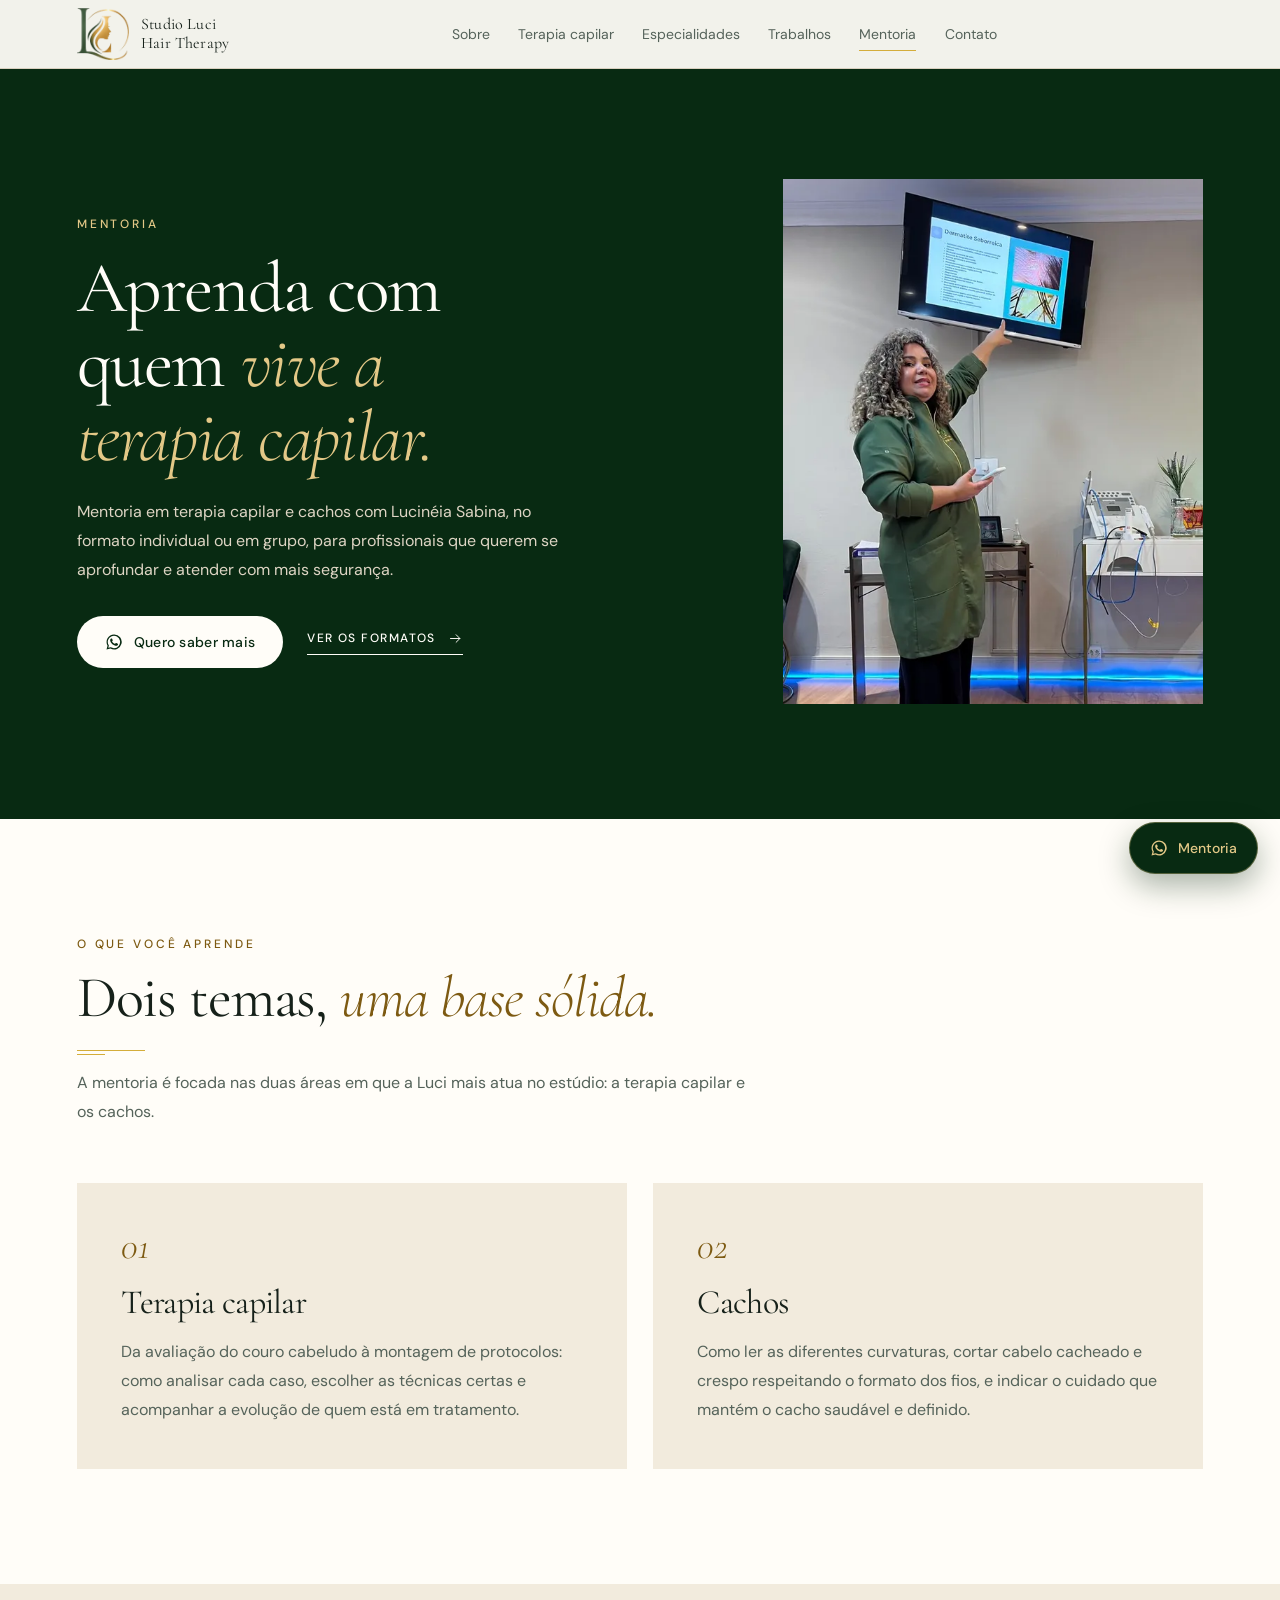
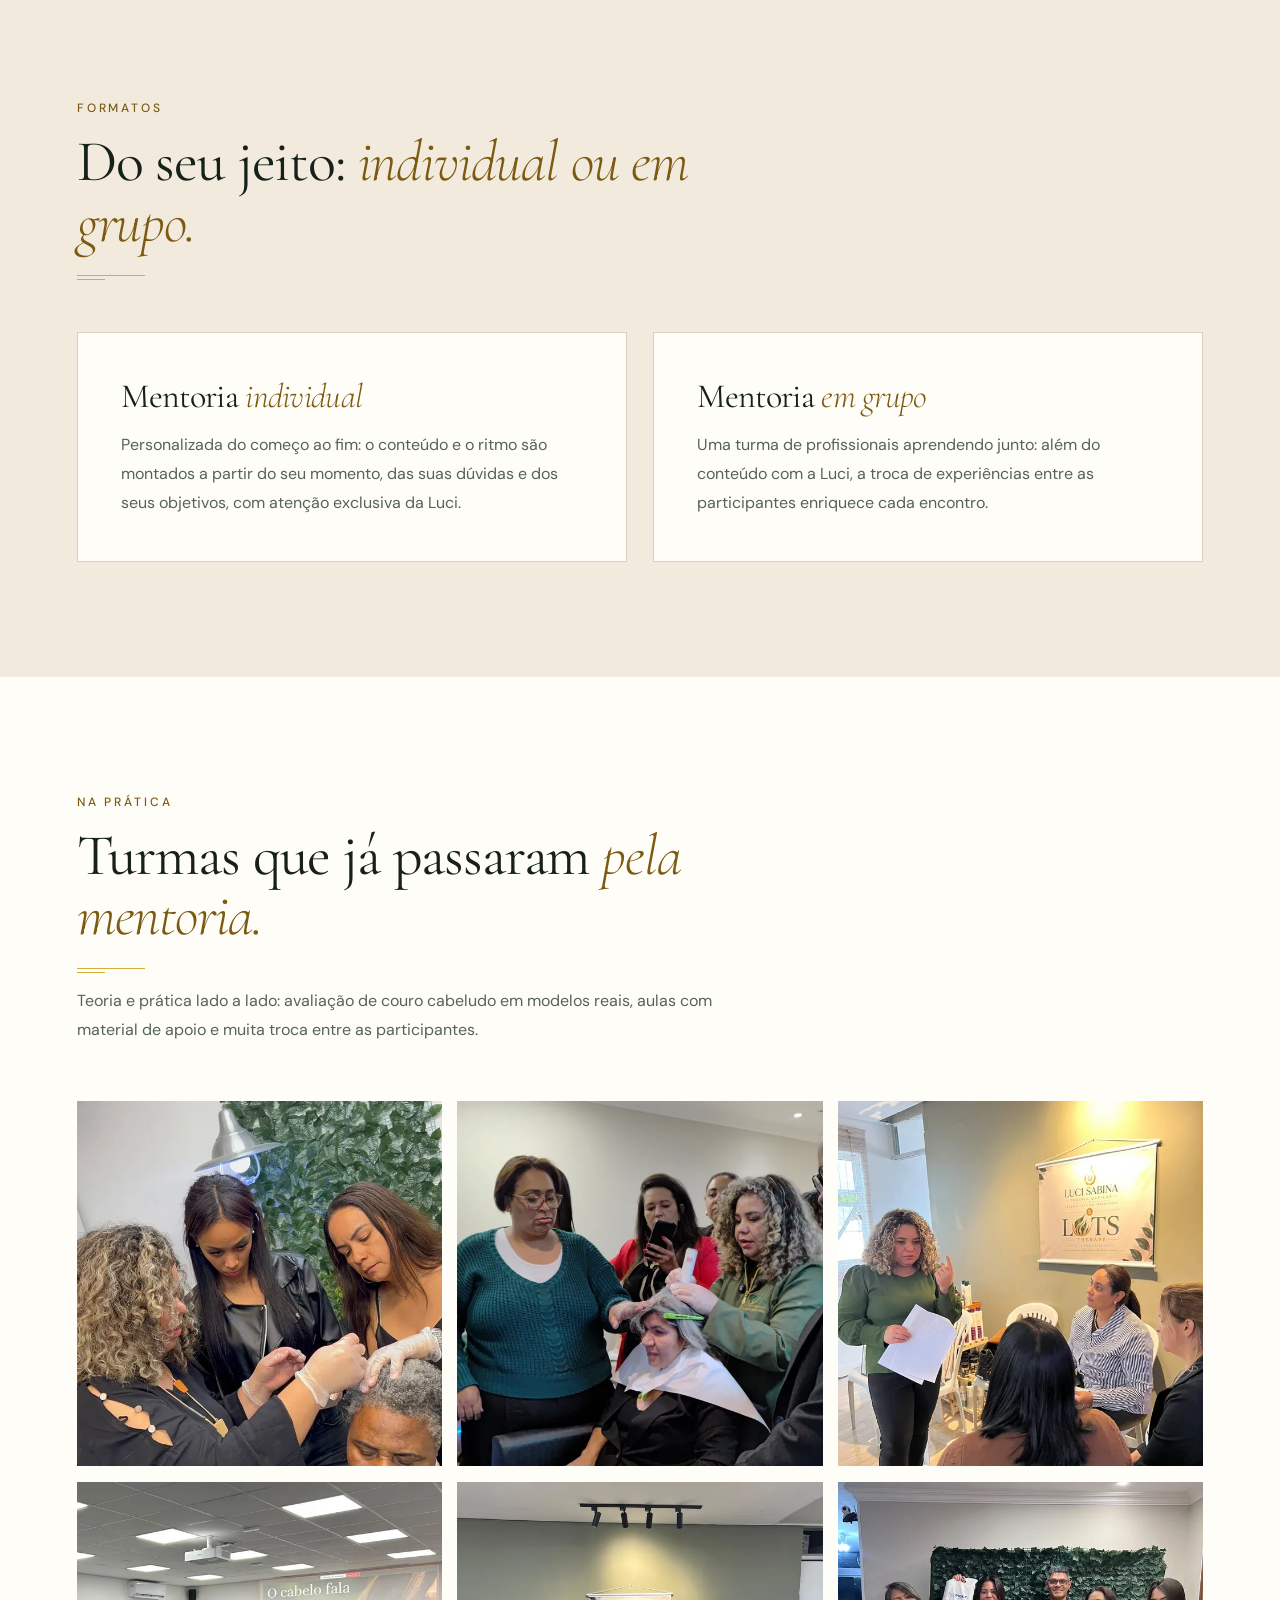
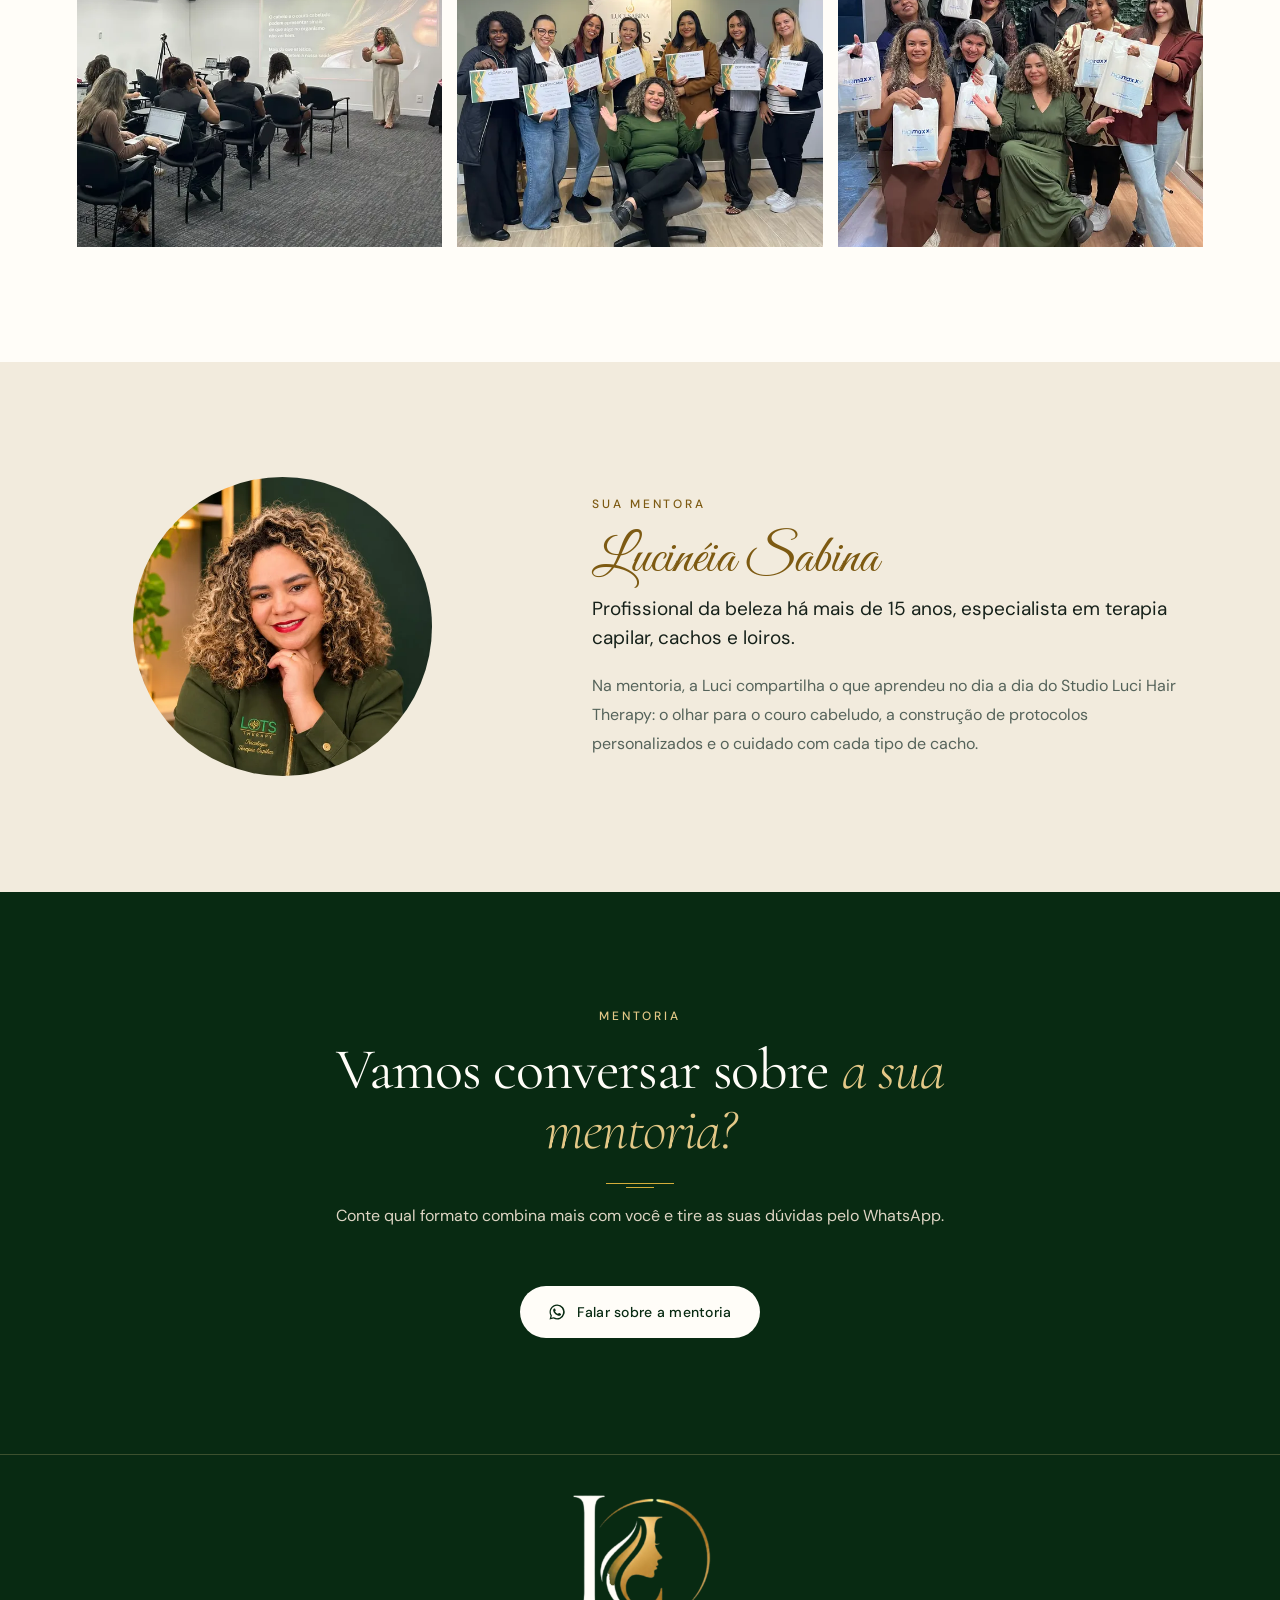
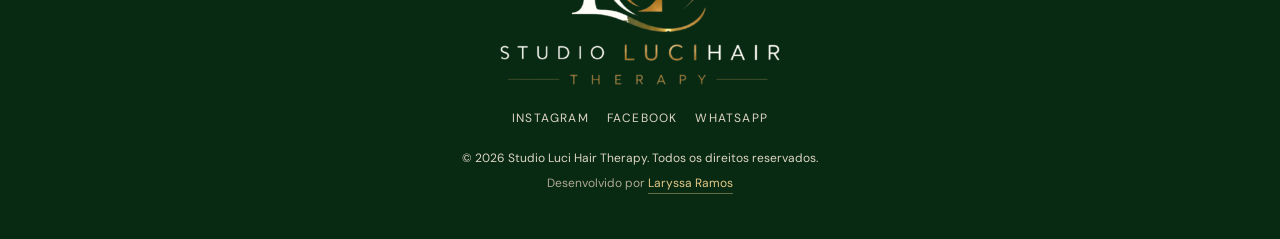
<file: mentoria.html>
<!DOCTYPE html>
<html lang="pt-BR">
<head>
<meta charset="utf-8">
<meta name="viewport" content="width=device-width, initial-scale=1">
<meta name="theme-color" content="#082a12">

<title>Mentoria em terapia capilar e cachos | Studio Luci Hair Therapy</title>
<meta name="description" content="Mentoria individual ou em grupo com Lucinéia Sabina, terapeuta capilar há mais de 15 anos. Aprenda terapia capilar e cachos com quem vive isso no dia a dia do estúdio.">

<link rel="canonical" href="https://studiolucihairtherapy.com.br/mentoria.html">
<meta property="og:type" content="website">
<meta property="og:site_name" content="Studio Luci Hair Therapy">
<meta property="og:locale" content="pt_BR">
<meta property="og:title" content="Mentoria em terapia capilar e cachos | Studio Luci Hair Therapy">
<meta property="og:description" content="Mentoria individual ou em grupo com Lucinéia Sabina, focada em terapia capilar e cachos.">
<meta property="og:image" content="https://studiolucihairtherapy.com.br/assets/images/web/mentoria/capa-960.jpg">
<meta property="og:url" content="https://studiolucihairtherapy.com.br/mentoria.html">
<meta name="twitter:card" content="summary_large_image">

<link rel="icon" href="assets/images/favicon.ico" sizes="any">
<link rel="icon" href="assets/images/web/icon-32.png" type="image/png" sizes="32x32">
<link rel="apple-touch-icon" href="assets/images/web/icon-180.png">

<link rel="preconnect" href="https://fonts.googleapis.com">
<link rel="preconnect" href="https://fonts.gstatic.com" crossorigin>
<link rel="stylesheet" href="https://fonts.googleapis.com/css2?family=Cormorant+Garamond:ital,wght@0,300;0,400;0,500;0,600;1,300;1,400&amp;family=DM+Sans:wght@400;500;700&amp;family=Great+Vibes&amp;display=swap">
<link rel="stylesheet" href="assets/css/style.css">
</head>

<body class="pagina-mentoria">
<a class="skip-link" href="#conteudo">Pular para o conteúdo</a>

<svg width="0" height="0" style="position:absolute" aria-hidden="true" focusable="false">
  <symbol id="i-seta-dir" viewBox="0 0 24 24" fill="none" stroke="currentColor" stroke-width="1.5" stroke-linecap="round" stroke-linejoin="round"><path d="M4 12h15M13 6l6 6-6 6"/></symbol>
  <symbol id="i-seta-esq" viewBox="0 0 24 24" fill="none" stroke="currentColor" stroke-width="1.5" stroke-linecap="round" stroke-linejoin="round"><path d="M20 12H5M11 6l-6 6 6 6"/></symbol>
  <symbol id="i-seta-ne" viewBox="0 0 24 24" fill="none" stroke="currentColor" stroke-width="1.5" stroke-linecap="round" stroke-linejoin="round"><path d="M7 17 17 7M8 7h9v9"/></symbol>
  <symbol id="i-check" viewBox="0 0 24 24" fill="none" stroke="currentColor" stroke-width="1.6" stroke-linecap="round" stroke-linejoin="round"><path d="m4 12.5 5 5L20 6.5"/></symbol>
  <symbol id="i-zap" viewBox="0 0 24 24" fill="currentColor"><path d="M12 2a10 10 0 0 0-8.6 15L2 22l5.2-1.4A10 10 0 1 0 12 2Zm0 18.2a8.2 8.2 0 0 1-4.2-1.1l-.3-.2-3.1.8.8-3-.2-.3A8.2 8.2 0 1 1 12 20.2Zm4.6-6.1c-.25-.13-1.5-.74-1.73-.82-.23-.09-.4-.13-.57.12-.17.25-.65.82-.8.99-.15.17-.29.19-.54.06a6.72 6.72 0 0 1-3.37-2.95c-.25-.44.25-.4.72-1.35.08-.17.04-.31-.02-.44l-.8-1.92c-.21-.5-.42-.43-.58-.44h-.5a.95.95 0 0 0-.69.32 2.9 2.9 0 0 0-.9 2.16 5.05 5.05 0 0 0 1.06 2.68 11.5 11.5 0 0 0 4.42 3.9c1.65.71 2.29.77 3.11.65.5-.08 1.5-.61 1.72-1.21.21-.6.21-1.11.15-1.22-.06-.11-.23-.17-.48-.29Z"/></symbol>
  <symbol id="i-instagram" viewBox="0 0 24 24" fill="none" stroke="currentColor" stroke-width="1.4"><rect x="3.5" y="3.5" width="17" height="17" rx="5"/><circle cx="12" cy="12" r="4"/><circle cx="17" cy="7" r="1.1" fill="currentColor" stroke="none"/></symbol>
  <symbol id="i-facebook" viewBox="0 0 24 24" fill="currentColor"><path d="M22 12a10 10 0 1 0-11.6 9.9v-7H7.9V12h2.5V9.8c0-2.5 1.5-3.9 3.8-3.9 1.1 0 2.2.2 2.2.2v2.5h-1.3c-1.2 0-1.6.8-1.6 1.6V12h2.8l-.4 2.9h-2.4v7A10 10 0 0 0 22 12Z"/></symbol>
  <symbol id="i-relogio" viewBox="0 0 24 24" fill="none" stroke="currentColor" stroke-width="1.4" stroke-linecap="round"><circle cx="12" cy="12" r="9"/><path d="M12 7v5.2l3.4 2"/></symbol>
</svg>

<header class="cabecalho">
  <a class="marca" href="index.html" aria-label="Studio Luci Hair Therapy, página inicial">
    <img class="marca-clara" src="assets/images/web/marca-claro.png" alt="" width="480" height="477">
    <img class="marca-escura" src="assets/images/web/marca.png" alt="" width="480" height="477">
    <span>Studio Luci Hair Therapy</span>
  </a>

  <nav class="menu" id="menu" aria-label="Navegação principal">
    <a href="index.html#sobre">Sobre</a>
    <a href="index.html#terapia">Terapia capilar</a>
    <!-- <a href="index.html#resultados">Resultados</a> -->
    <a href="index.html#especialidades">Especialidades</a>
    <a href="index.html#trabalhos">Trabalhos</a>
    <a href="mentoria.html" aria-current="page">Mentoria</a>
    <a href="index.html#contato">Contato</a>
    <a class="so-mobile" href="https://wa.me/5511983009079?text=Ol%C3%A1%21%20Vim%20pelo%20site%20e%20gostaria%20de%20saber%20mais%20sobre%20a%20mentoria." target="_blank" rel="noopener">Falar sobre a mentoria</a>
  </nav>

  <div class="cabecalho-acoes">
    <button class="menu-btn" type="button" aria-expanded="false" aria-controls="menu" aria-label="Abrir menu"><span></span></button>
  </div>
</header>

<main id="conteudo">

  <!-- ================= CAPA ================= -->
  <section class="section mentoria-capa on-floresta on-dark">
    <div class="mentoria-capa-texto">
      <p class="eyebrow">Mentoria</p>
      <h1>Aprenda com quem <em>vive a terapia capilar.</em></h1>
      <p class="body">Mentoria em terapia capilar e cachos com Lucinéia Sabina, no formato individual ou em grupo, para profissionais que querem se aprofundar e atender com mais segurança.</p>

      <div class="hero-acoes">
        <a class="btn btn-claro" href="https://wa.me/5511983009079?text=Ol%C3%A1%21%20Vim%20pelo%20site%20e%20gostaria%20de%20saber%20mais%20sobre%20a%20mentoria." target="_blank" rel="noopener">
          <svg width="18" height="18" aria-hidden="true"><use href="#i-zap"></use></svg> Quero saber mais
        </a>
        <a class="link-seta" href="#formatos">Ver os formatos <svg width="15" height="15" aria-hidden="true"><use href="#i-seta-dir"></use></svg></a>
      </div>
    </div>

    <figure class="mentoria-capa-foto">
      <picture>
        <source type="image/webp" srcset="assets/images/web/mentoria/capa-600.webp 600w, assets/images/web/mentoria/capa-960.webp 960w" sizes="(min-width: 900px) 40vw, 88vw">
        <img src="assets/images/web/mentoria/capa-960.jpg" alt="Lucinéia Sabina dando aula no estúdio, apontando para um slide da aula na TV" width="960" height="1200" fetchpriority="high" decoding="async">
      </picture>
    </figure>
  </section>

  <!-- ================= TEMAS ================= -->
  <section class="section on-papel" id="temas">
    <div class="section-head reveal">
      <p class="eyebrow">O que você aprende</p>
      <h2>Dois temas, <em>uma base sólida.</em></h2>
      <div class="regua"></div>
      <p class="body">A mentoria é focada nas duas áreas em que a Luci mais atua no estúdio: a terapia capilar e os cachos.</p>
    </div>

    <div class="cartoes">
      <article class="cartao reveal">
        <p class="cartao-num" aria-hidden="true">01</p>
        <h3>Terapia capilar</h3>
        <p class="body">Da avaliação do couro cabeludo à montagem de protocolos: como analisar cada caso, escolher as técnicas certas e acompanhar a evolução de quem está em tratamento.</p>
      </article>
      <article class="cartao reveal d1">
        <p class="cartao-num" aria-hidden="true">02</p>
        <h3>Cachos</h3>
        <p class="body">Como ler as diferentes curvaturas, cortar cabelo cacheado e crespo respeitando o formato dos fios, e indicar o cuidado que mantém o cacho saudável e definido.</p>
      </article>
    </div>
  </section>

  <!-- ================= FORMATOS ================= -->
  <section class="section on-creme" id="formatos">
    <div class="section-head reveal">
      <p class="eyebrow">Formatos</p>
      <h2>Do seu jeito: <em>individual ou em grupo.</em></h2>
      <div class="regua"></div>
    </div>

    <div class="cartoes">
      <article class="cartao reveal">
        <h3>Mentoria <em>individual</em></h3>
        <p class="body">Personalizada do começo ao fim: o conteúdo e o ritmo são montados a partir do seu momento, das suas dúvidas e dos seus objetivos, com atenção exclusiva da Luci.</p>
      </article>
      <article class="cartao reveal d1">
        <h3>Mentoria <em>em grupo</em></h3>
        <p class="body">Uma turma de profissionais aprendendo junto: além do conteúdo com a Luci, a troca de experiências entre as participantes enriquece cada encontro.</p>
      </article>
    </div>
  </section>

  <!-- ================= TURMAS ================= -->
  <section class="section on-papel" id="turmas">
    <div class="section-head reveal">
      <p class="eyebrow">Na prática</p>
      <h2>Turmas que já passaram <em>pela mentoria.</em></h2>
      <div class="regua"></div>
      <p class="body">Teoria e prática lado a lado: avaliação de couro cabeludo em modelos reais, aulas com material de apoio e muita troca entre as participantes.</p>
    </div>

    <div class="turmas">
      <figure class="reveal"><img src="assets/images/web/mentoria/turma1.webp" alt="Lucinéia Sabina orientando alunas na avaliação do couro cabeludo de uma modelo" width="640" height="640" loading="lazy" decoding="async"></figure>
      <figure class="reveal d1"><img src="assets/images/web/mentoria/turma2.webp" alt="Alunas acompanhando de perto uma demonstração prática em uma modelo" width="640" height="640" loading="lazy" decoding="async"></figure>
      <figure class="reveal d2"><img src="assets/images/web/mentoria/turma3.webp" alt="Lucinéia Sabina conduzindo uma conversa com a turma em roda" width="640" height="640" loading="lazy" decoding="async"></figure>
      <figure class="reveal"><img src="assets/images/web/mentoria/turma4.webp" alt="Lucinéia Sabina dando uma palestra para a sala cheia, ao lado do slide O cabelo fala" width="640" height="640" loading="lazy" decoding="async"></figure>
      <figure class="reveal d1"><img src="assets/images/web/mentoria/turma5.webp" alt="Turma reunida com os certificados ao lado da Lucinéia Sabina" width="640" height="640" loading="lazy" decoding="async"></figure>
      <figure class="reveal d2"><img src="assets/images/web/mentoria/turma6.webp" alt="Participantes reunidas com a Lucinéia Sabina no fim de um encontro" width="640" height="640" loading="lazy" decoding="async"></figure>
    </div>
  </section>

  <!-- ================= MENTORA ================= -->
  <section class="section sobre on-creme" id="mentora">
    <div class="sobre-foto reveal">
      <picture>
        <source type="image/webp" srcset="assets/images/web/mentora-560.webp 560w, assets/images/web/mentora-900.webp 900w" sizes="(min-width: 900px) 340px, 74vw">
        <img src="assets/images/web/mentora-900.jpg" alt="Retrato de Lucinéia Sabina sorrindo, com a mão no queixo e o uniforme verde de tricologista" width="900" height="900" loading="lazy" decoding="async">
      </picture>
    </div>

    <div class="sobre-texto reveal d1">
      <p class="eyebrow">Sua mentora</p>
      <p class="assinatura">Lucinéia Sabina</p>
      <p class="lede">Profissional da beleza há mais de 15 anos, especialista em terapia capilar, cachos e loiros.</p>
      <p class="body">Na mentoria, a Luci compartilha o que aprendeu no dia a dia do Studio Luci Hair Therapy: o olhar para o couro cabeludo, a construção de protocolos personalizados e o cuidado com cada tipo de cacho.</p>
    </div>
  </section>

  <!-- ================= CHAMADA ================= -->
  <section class="section on-floresta on-dark mentoria-fim">
    <div class="section-head centro reveal">
      <p class="eyebrow">Mentoria</p>
      <h2>Vamos conversar sobre <em>a sua mentoria?</em></h2>
      <div class="regua"></div>
      <p class="body">Conte qual formato combina mais com você e tire as suas dúvidas pelo WhatsApp.</p>
    </div>
    <div class="centro reveal">
      <a class="btn btn-claro" href="https://wa.me/5511983009079?text=Ol%C3%A1%21%20Vim%20pelo%20site%20e%20gostaria%20de%20saber%20mais%20sobre%20a%20mentoria." target="_blank" rel="noopener">
        <svg width="18" height="18" aria-hidden="true"><use href="#i-zap"></use></svg> Falar sobre a mentoria
      </a>
    </div>
  </section>
</main>

<footer class="rodape on-dark">
  <a href="index.html" aria-label="Studio Luci Hair Therapy, início">
    <img class="logo" src="assets/images/web/logo-claro.png" alt="Studio Luci Hair Therapy" width="900" height="613" loading="lazy">
  </a>

  <nav aria-label="Links do rodapé">
    <a href="https://www.instagram.com/studiolucihairterapy/" target="_blank" rel="noopener">Instagram</a>
    <a href="https://www.facebook.com/studiolucihairterapy" target="_blank" rel="noopener">Facebook</a>
    <a href="https://wa.me/5511983009079?text=Ol%C3%A1%21%20Vim%20pelo%20site%20e%20gostaria%20de%20agendar%20um%20hor%C3%A1rio." target="_blank" rel="noopener">WhatsApp</a>
  </nav>

  <p>&copy; <span data-ano></span> Studio Luci Hair Therapy. Todos os direitos reservados.</p>
  <p class="credito">Desenvolvido por <a href="https://laryssaramos.dev.br/" target="_blank" rel="noopener">Laryssa Ramos</a></p>
</footer>

<a class="zap" href="https://wa.me/5511983009079?text=Ol%C3%A1%21%20Vim%20pelo%20site%20e%20gostaria%20de%20saber%20mais%20sobre%20a%20mentoria." target="_blank" rel="noopener">
  <svg width="18" height="18" aria-hidden="true"><use href="#i-zap"></use></svg> Mentoria
</a>

<script src="assets/js/script.js" defer></script>
</body>
</html>
</file>
<file: assets/css/style.css>
:root {
  /* --- superfícies --- */
  --papel:        #fffdf8;
  --creme:        #f2ebdd;
  --areia:        #e8dfcb;
  --floresta:     #0f3d18;
  --floresta-esc: #082a12;

  /* --- tinta --- */
  --tinta:      #16211a;
  --muted:      #55635a;   /* 6.22:1 sobre papel · 5.33 sobre creme */
  --creme-dim:  #ded5c4;   /* corpo em fundo escuro */

  /* --- ouro --- */
  --ouro:       #d4ad3a;   /* preenchimento de botão e filetes */
  --ouro-tinta: #7d5a12;   /* ouro como TEXTO em fundo claro */
  --ouro-claro: #e3c887;   /* ouro como TEXTO em fundo escuro */

  --linha:        #d9d0bf;
  --linha-escura: rgba(227, 200, 135, .24);

  /* --- escala tipográfica: 5 degraus, piso em 12px --- */
  --t-xs:   12px;
  --t-sm:   14px;
  --t-base: 16px;
  --t-lg:   19px;
  --t-xl:   24px;

  --font-display: 'Cormorant Garamond', 'Iowan Old Style', Georgia, serif;
  --font-body:    'DM Sans', -apple-system, BlinkMacSystemFont, 'Segoe UI', Roboto, Helvetica, Arial, sans-serif;
  --font-script:  'Great Vibes', 'Brush Script MT', cursive;

  --pad-x: clamp(20px, 6vw, 104px);
  --pad-y: clamp(64px, 9vw, 116px);
}



*, *::before, *::after { box-sizing: border-box; }

html { scroll-behavior: smooth; -webkit-text-size-adjust: 100%; }

body {
  margin: 0;
  background: var(--papel);
  color: var(--tinta);
  font-family: var(--font-body);
  font-size: var(--t-base);
  line-height: 1.6;
  -webkit-font-smoothing: antialiased;
}

img, picture { max-width: 100%; }
img { display: block; height: auto; }
figure { margin: 0; }
a { color: inherit; text-decoration: none; }
button { font: inherit; color: inherit; background: none; border: 0; }
ul { margin: 0; padding: 0; list-style: none; }

:focus-visible { outline: 2px solid var(--ouro-tinta); outline-offset: 3px; border-radius: 2px; }
.on-dark :focus-visible { outline-color: var(--ouro-claro); }

.skip-link {
  position: absolute; z-index: 100; left: 14px; top: -60px;
  padding: 12px 20px; background: var(--floresta-esc); color: var(--papel);
  font-size: var(--t-sm); font-weight: 500; transition: top .2s;
}
.skip-link:focus { top: 14px; }

.sr-only {
  position: absolute; width: 1px; height: 1px; padding: 0; margin: -1px;
  overflow: hidden; clip: rect(0 0 0 0); white-space: nowrap; border: 0;
}

/* =========================================================================
   Tipografia
   ========================================================================= */

h1, h2, h3 {
  margin: 0;
  font-family: var(--font-display);
  font-weight: 400;
  line-height: 1.04;
  letter-spacing: -.02em;
  color: var(--tinta);
}

h1 { font-size: clamp(44px, 6.4vw, 84px); }
h2 { font-size: clamp(32px, 4.6vw, 58px); }
h3 { font-size: clamp(21px, 2.2vw, 27px); line-height: 1.2; }

/* A assinatura do site: segunda metade do título em itálico sálvia. */
h1 em, h2 em, h3 em { font-style: italic; font-weight: 300; color: var(--ouro-tinta); }
.on-dark h1, .on-dark h2, .on-dark h3 { color: var(--papel); }
.on-dark h1 em, .on-dark h2 em, .on-dark h3 em { color: var(--ouro-claro); }

p { margin: 0; }

.eyebrow {
  font-size: var(--t-xs); font-weight: 500;
  letter-spacing: .24em; text-transform: uppercase;
  color: var(--ouro-tinta);
}
.on-dark .eyebrow { color: var(--ouro-claro); }

.lede  { font-size: var(--t-lg); line-height: 1.55; color: var(--tinta); }
.body  { font-size: var(--t-base); line-height: 1.8; color: var(--muted); }
.small { font-size: var(--t-sm); line-height: 1.7; color: var(--muted); }
.on-dark .lede { color: var(--papel); }
.on-dark .body, .on-dark .small { color: var(--creme-dim); }

/* Único lugar onde a manuscrita da marca aparece. */
.assinatura {
  font-family: var(--font-script);
  font-size: clamp(38px, 5vw, 54px);
  line-height: 1.1;
  color: var(--ouro-tinta);
}

/* =========================================================================
   Layout
   ========================================================================= */

.section  { padding: var(--pad-y) var(--pad-x); }
.on-papel    { background: var(--papel); }
.on-creme    { background: var(--creme); }
.on-areia    { background: var(--areia); }
.on-floresta { background: var(--floresta-esc); color: var(--papel); }

.section-head { max-width: 62ch; margin-bottom: clamp(32px, 5vw, 56px); }
.section-head h2 { margin-top: 14px; }
.section-head .body { margin-top: 18px; }
.section-head.centro { margin-left: auto; margin-right: auto; text-align: center; }

/* Filete duplo: gesto gráfico próprio, tirado do traço fino do logotipo. */
.regua {
  width: 68px; height: 1px;
  margin-top: 22px;
  background: var(--ouro);
  position: relative;
}
.regua::after {
  content: ''; position: absolute; left: 0; top: 4px;
  width: 28px; height: 1px; background: var(--ouro);
}
.centro .regua { margin-left: auto; margin-right: auto; }
.centro .regua::after { left: 50%; transform: translateX(-50%); }

/* =========================================================================
   Botões e links
   ========================================================================= */

.btn {
  display: inline-flex; align-items: center; justify-content: center; gap: 11px;
  min-height: 52px; padding: 0 28px;
  border-radius: 999px;
  background: var(--ouro); color: var(--floresta-esc);
  font-size: var(--t-sm); font-weight: 500; letter-spacing: .02em;
  transition: transform .2s ease, background .2s ease, box-shadow .2s ease;
}
.btn:hover { transform: translateY(-2px); background: #e0bd55; box-shadow: 0 10px 24px rgba(8, 42, 18, .18); }
.btn svg { flex: none; }

.btn-linha {
  background: transparent; color: var(--tinta);
  border: 1px solid var(--ouro);
}
.btn-linha:hover { background: var(--creme); color: var(--tinta); box-shadow: none; }

.btn-claro { background: var(--papel); color: var(--floresta-esc); }
.btn-claro:hover { background: #fff; }

.link-seta {
  display: inline-flex; align-items: center; gap: 12px;
  padding-bottom: 6px;
  border-bottom: 1px solid currentColor;
  font-size: var(--t-xs); font-weight: 500;
  letter-spacing: .12em; text-transform: uppercase;
  color: var(--tinta);
  transition: gap .2s ease;
}
.link-seta:hover { gap: 20px; }
.on-dark .link-seta { color: var(--ouro-claro); }

/* =========================================================================
   Cabeçalho — claro, ao contrário do hero escuro típico
   ========================================================================= */

.cabecalho {
  position: fixed; top: 0; left: 0; right: 0; z-index: 40;
  display: flex; align-items: center; justify-content: space-between; gap: 20px;
  padding: 12px var(--pad-x);
  background: transparent;
  border-bottom: 1px solid rgba(255, 255, 255, .2);
  transition: background .3s ease, border-color .3s ease, padding .3s ease;
}
/* Passado o hero, vira barra sólida clara. */
.cabecalho.solido {
  padding: 8px var(--pad-x);
  background: rgba(255, 253, 248, .95);
  backdrop-filter: blur(10px);
  border-bottom-color: var(--linha);
}

/* O logotipo troca de versão junto com o fundo. */
.marca-escura { display: none; }
.cabecalho.solido .marca-clara { display: none; }
.cabecalho.solido .marca-escura { display: block; }
.cabecalho .marca { display: flex; align-items: center; gap: 12px; }
.cabecalho .marca img { width: auto; height: 52px; transition: height .3s ease; }
.cabecalho .marca span {
  display: block;
  color: var(--papel);
  font-family: var(--font-display);
  font-size: var(--t-base); line-height: 1.2;
  letter-spacing: .01em;
  max-width: 13ch;
}
.cabecalho.solido .marca span { color: var(--tinta); }

.menu { display: flex; align-items: center; gap: clamp(16px, 2.2vw, 30px); }
.menu a {
  position: relative;
  font-size: var(--t-sm);
  color: rgba(255, 255, 255, .9);
  transition: color .2s;
}
.menu a:hover { color: #fff; }
.cabecalho.solido .menu a { color: var(--muted); }
.cabecalho.solido .menu a:hover { color: var(--tinta); }
.menu a::after {
  content: ''; position: absolute; left: 0; right: 100%; bottom: -6px;
  height: 1px; background: var(--ouro-claro);
  transition: right .25s ease;
}
.menu a:hover::after { right: 0; }
.cabecalho.solido .menu a::after { background: var(--ouro); }

.cabecalho-acoes { display: flex; align-items: center; gap: 12px; }

.menu-btn {
  display: none;
  width: 44px; height: 44px;
  align-items: center; justify-content: center;
  cursor: pointer;
}
.menu-btn span { position: relative; display: block; width: 22px; height: 1.5px; background: var(--papel); transition: background .2s; }
.menu-btn span::before, .menu-btn span::after {
  content: ''; position: absolute; left: 0; width: 22px; height: 1.5px; background: var(--papel);
  transition: transform .25s ease, top .25s ease;
}
.menu-btn span::before { top: -7px; }
.menu-btn span::after  { top:  7px; }
.cabecalho.solido .menu-btn span,
.cabecalho.solido .menu-btn span::before,
.cabecalho.solido .menu-btn span::after { background: var(--tinta); }
.menu-btn[aria-expanded='true'] span { background: transparent; }
.menu-btn[aria-expanded='true'] span::before { top: 0; transform: rotate(45deg); }
.menu-btn[aria-expanded='true'] span::after  { top: 0; transform: rotate(-45deg); }

/* =========================================================================
   Hero — foto de sangramento total com véu, cabeçalho flutuando por cima
   ========================================================================= */

.hero {
  position: relative;
  display: grid; align-items: end;
  min-height: 620px; height: 100svh; max-height: 900px;
  overflow: hidden;
  color: var(--papel);
}
.hero-media { position: absolute; inset: 0; }
.hero-media img { width: 100%; height: 100%; object-fit: cover; object-position: 62% center; }

/* Véu vertical no celular; na largura maior ele vira horizontal, protegendo a
   coluna de texto sem escurecer a foto inteira. */
.hero-veu {
  position: absolute; inset: 0;
  background: linear-gradient(0deg,
    rgba(6, 32, 14, .9) 0%,
    rgba(8, 42, 18, .62) 38%,
    rgba(8, 42, 18, .3) 68%,
    rgba(5, 24, 11, .22) 100%);
}

.hero-texto {
  position: relative;
  /* folga extra embaixo para o botão flutuante não encostar no CTA */
  padding: 0 var(--pad-x) clamp(108px, 16vw, 128px);
  max-width: 46rem;
}
.hero-texto .eyebrow { color: var(--ouro-claro); }
.hero-texto h1 { margin: 18px 0 0; color: var(--papel); max-width: 13ch; }
.hero-texto h1 em { color: var(--ouro-claro); white-space: nowrap; }
.hero-texto .body { margin-top: 22px; max-width: 44ch; color: rgba(255, 255, 255, .9); }

.hero-acoes { display: flex; flex-wrap: wrap; align-items: center; gap: 16px 24px; margin-top: 32px; }
.hero-acoes .link-seta { color: var(--papel); }

/* =========================================================================
   Sobre
   ========================================================================= */

.sobre { display: grid; grid-template-columns: 1fr; gap: clamp(34px, 5vw, 76px); align-items: center; }

.sobre-foto { display: grid; place-items: center; }
.sobre-foto img {
  width: min(430px, 88%); aspect-ratio: 1;
  border-radius: 50%;
  object-fit: cover; object-position: center 22%;
}

.sobre-texto h2 { margin-top: 14px; }
.sobre-texto .assinatura { margin: 16px 0 4px; }
.sobre-texto .body { margin-top: 20px; }
.sobre-texto .body + .body { margin-top: 14px; }

.credenciais {
  display: flex; flex-wrap: wrap; gap: 8px;
  margin: 28px 0 32px;
}
.credenciais li {
  padding: 8px 14px;
  border: 1px solid var(--linha);
  border-radius: 999px;
  font-size: var(--t-xs); letter-spacing: .1em; text-transform: uppercase;
  color: var(--muted);
}

/* =========================================================================
   Terapia capilar
   ========================================================================= */

.terapia-grade {
  display: grid;
  grid-template-columns: repeat(2, minmax(0, 1fr));
  gap: clamp(14px, 2vw, 26px);
}
.terapia-card { background: transparent; }
.terapia-card figure {
  aspect-ratio: 1;
  overflow: hidden;
  background: var(--creme);
}
.terapia-card img { width: 100%; height: 100%; object-fit: cover; transition: transform .5s cubic-bezier(.4, 0, .2, 1); }
.terapia-card:hover img { transform: scale(1.05); }
/* 'Microagulhamento' não cabe em 24px numa coluna de ~170px; a escala
   acompanha a largura para o título nunca precisar quebrar no meio. */
.terapia-card h3 { margin-top: 16px; font-size: clamp(17px, 4.4vw, 27px); overflow-wrap: break-word; }
.terapia-card .small { margin-top: 6px; }

/* Subtítulo interno de seção, abaixo do section-head. */
.subtitulo {
  margin-bottom: clamp(20px, 3vw, 30px);
  font-size: var(--t-xl);
}

.queixas {
  display: grid;
  grid-template-columns: 1fr;
  border-top: 1px solid var(--linha);
}
.queixas li {
  display: flex; gap: 16px; align-items: flex-start;
  padding: 22px 0;
  border-bottom: 1px solid var(--linha);
}
.queixas svg { flex: none; margin-top: 4px; color: var(--ouro-tinta); }
.queixas h4 {
  margin: 0;
  font-family: var(--font-display); font-weight: 500;
  font-size: var(--t-xl); line-height: 1.2;
  color: var(--tinta);
}
.queixas .small { margin-top: 4px; }

/* =========================================================================
   Como funciona — faixa escura com as fotos reais do estúdio
   ========================================================================= */

.como { display: grid; grid-template-columns: 1fr; gap: clamp(40px, 6vw, 84px); align-items: start; }

.como-fotos {
  display: grid;
  grid-template-columns: repeat(2, minmax(0, 1fr));
  gap: clamp(10px, 1.4vw, 16px);
}
.como-fotos figure { overflow: hidden; aspect-ratio: 1; background: var(--floresta); }
.como-fotos .como-principal { grid-column: 1 / -1; aspect-ratio: 4 / 5; }
.como-fotos img { width: 100%; height: 100%; object-fit: cover; }
.como-principal img { object-position: center 30%; }

.etapas { margin: clamp(30px, 4vw, 44px) 0 0; padding: 0; list-style: none; }
.etapas li {
  display: grid; grid-template-columns: 52px 1fr; gap: 14px;
  padding: 22px 0;
  border-top: 1px solid var(--linha-escura);
}
.etapa-num {
  font-family: var(--font-display); font-style: italic; font-weight: 300;
  font-size: 34px; line-height: 1;
  color: var(--ouro-claro);
}
.etapas h3 { font-size: var(--t-xl); }
.etapas .small { margin-top: 6px; }

.como-nota {
  margin: 8px 0 30px;
  padding: 18px 0 0;
  border-top: 1px solid var(--linha-escura);
  font-style: italic;
}

/* =========================================================================
   Outros serviços — lista simples, sem fotos
   ========================================================================= */

.servicos-lista {
  display: grid;
  grid-template-columns: 1fr;
  column-gap: clamp(24px, 4vw, 56px);
  border-top: 1px solid var(--linha);
}
.servicos-lista li {
  display: flex; align-items: center; gap: 14px;
  padding: 16px 0;
  border-bottom: 1px solid var(--linha);
  font-family: var(--font-display);
  font-size: var(--t-lg); line-height: 1.3;
}
/* Losango em ouro: o mesmo filete fino do logotipo, em ponto. */
.servicos-lista li::before {
  content: ''; flex: none;
  width: 6px; height: 6px;
  background: var(--ouro);
  transform: rotate(45deg);
}

/* =========================================================================
   Especialidades — cachos e loiros, foto e texto alternando de lado
   ========================================================================= */

.especialidade {
  display: grid; grid-template-columns: 1fr;
  gap: clamp(26px, 4vw, 72px);
  align-items: center;
}
.especialidade + .especialidade { margin-top: clamp(56px, 8vw, 104px); }
.especialidade figure { overflow: hidden; aspect-ratio: 4 / 5; background: var(--areia); }
/* No celular o texto vem antes da foto; no computador a ordem volta a alternar. */
.especialidade figure { order: 2; }
.especialidade img { width: 100%; height: 100%; object-fit: cover; }
.especialidade-texto h3 { margin-top: 10px; font-size: clamp(40px, 5.4vw, 64px); font-style: italic; font-weight: 300; color: var(--ouro-tinta); }
.especialidade-texto .body { margin-top: 18px; max-width: 52ch; }
.especialidade-texto h3 + .body { margin-top: 22px; }

/* =========================================================================
   Mentoria — chamada na home e página própria
   ========================================================================= */

.centro { text-align: center; }

.btn-floresta { background: var(--floresta); color: var(--papel); }
.btn-floresta:hover { background: #1a5726; }

.menu a[aria-current='page'] { color: var(--tinta); }
.menu a[aria-current='page']::after { right: 0; background: var(--ouro); }

/* Sem hero de foto inteira: o cabeçalho já entra sólido, a capa desce. */
.mentoria-capa {
  display: grid; grid-template-columns: 1fr;
  gap: clamp(36px, 5vw, 72px); align-items: center;
  padding-top: calc(var(--pad-y) + 64px);
}
.mentoria-capa h1 { margin-top: 18px; font-size: clamp(42px, 5.6vw, 72px); max-width: 14ch; }
.mentoria-capa .body { margin-top: 22px; max-width: 46ch; }
.mentoria-capa-foto { overflow: hidden; aspect-ratio: 4 / 5; background: var(--floresta); }
.mentoria-capa-foto img { width: 100%; height: 100%; object-fit: cover; object-position: center 30%; }

.cartoes {
  display: grid; grid-template-columns: 1fr;
  gap: clamp(14px, 2vw, 26px);
}
.cartao {
  padding: clamp(26px, 3.4vw, 44px);
  border: 1px solid var(--linha);
  background: var(--papel);
}
.on-papel .cartao { background: var(--creme); border-color: transparent; }
.cartao-num {
  margin-bottom: 18px;
  font-family: var(--font-display); font-style: italic; font-weight: 300;
  font-size: 38px; line-height: 1;
  color: var(--ouro-tinta);
}
.cartao h3 { font-size: clamp(26px, 2.8vw, 34px); }
.cartao .body { margin-top: 14px; }

/* =========================================================================
   Resultados — pares de antes e depois
   ========================================================================= */

.resultados {
  display: grid; grid-template-columns: 1fr;
  gap: clamp(32px, 4vw, 48px);
}
.resultado-par { display: grid; grid-template-columns: 1fr 1fr; gap: 6px; }
.resultado-foto { position: relative; overflow: hidden; aspect-ratio: 4 / 5; background: var(--creme); }
.resultado-foto img { width: 100%; height: 100%; object-fit: cover; }
.resultado-selo {
  position: absolute; left: 12px; bottom: 12px;
  padding: 6px 12px;
  border-radius: 999px;
  background: rgba(255, 253, 248, .92);
  color: var(--tinta);
  font-size: var(--t-xs); font-weight: 500;
  letter-spacing: .14em; text-transform: uppercase;
}
.resultado-selo.depois { background: var(--floresta-esc); color: var(--ouro-claro); }
.resultado figcaption {
  margin-top: 14px;
  font-family: var(--font-display); font-size: var(--t-xl);
  color: var(--tinta);
}
.resultados-nota { margin-top: clamp(28px, 4vw, 40px); max-width: 62ch; font-style: italic; }

/* Galeria de turmas na página da mentoria. */
.turmas {
  display: grid;
  grid-template-columns: repeat(2, minmax(0, 1fr));
  gap: clamp(8px, 1.2vw, 16px);
}
.turmas figure { overflow: hidden; aspect-ratio: 1; background: var(--creme); }
.turmas img { width: 100%; height: 100%; object-fit: cover; transition: transform .5s cubic-bezier(.4, 0, .2, 1); }
.turmas figure:hover img { transform: scale(1.04); }

/* =========================================================================
   Trabalhos
   ========================================================================= */

.galeria {
  display: grid;
  grid-template-columns: repeat(2, minmax(0, 1fr));
  gap: clamp(8px, 1.2vw, 16px);
}
.galeria a { display: block; overflow: hidden; background: var(--creme); aspect-ratio: 1; }
.galeria img { width: 100%; height: 100%; object-fit: cover; transition: transform .5s cubic-bezier(.4, 0, .2, 1); }
.galeria a:hover img { transform: scale(1.06); }
.galeria-pe { margin-top: clamp(26px, 4vw, 40px); text-align: center; }

/* =========================================================================
   Contato
   ========================================================================= */

.contato { display: grid; grid-template-columns: 1fr; gap: clamp(32px, 5vw, 62px); }

.contato-dados dl { margin: 0; }
.contato-dados .par { padding: 20px 0; border-top: 1px solid var(--linha-escura); }
.contato-dados dt {
  font-size: var(--t-xs); font-weight: 500;
  letter-spacing: .18em; text-transform: uppercase;
  color: var(--ouro-claro);
}
.contato-dados dd { margin: 8px 0 0; font-size: var(--t-lg); color: var(--papel); }
.contato-dados dd a:hover { color: var(--ouro-claro); }
.contato-acoes { display: flex; flex-wrap: wrap; gap: 12px; margin-top: 32px; }

.mapa { overflow: hidden; border: 1px solid var(--linha-escura); }
.mapa iframe { display: block; width: 100%; height: clamp(280px, 42vw, 420px); border: 0; filter: grayscale(.2); }

/* =========================================================================
   Rodapé
   ========================================================================= */

.rodape {
  padding: 40px var(--pad-x) 46px;
  background: var(--floresta-esc);
  color: var(--creme-dim);
  text-align: center;
  font-size: var(--t-xs);
  border-top: 1px solid var(--linha-escura);
}
.rodape .logo { width: min(280px, 62%); height: auto; margin: 0 auto 24px; }
.rodape nav { display: flex; flex-wrap: wrap; justify-content: center; gap: 18px; margin-bottom: 20px; }
.rodape nav a { letter-spacing: .1em; text-transform: uppercase; }
.rodape nav a:hover { color: var(--ouro-claro); }
.rodape p { margin: 0; }
.credito { margin-top: 6px !important; color: #b0a893; }
.credito a {
  padding-bottom: 2px;
  border-bottom: 1px solid rgba(227, 200, 135, .42);
  color: var(--ouro-claro);
  transition: border-color .2s ease, color .2s ease;
}
.credito a:hover { border-bottom-color: var(--ouro-claro); color: #f0dcaa; }

/* =========================================================================
   Botão flutuante do WhatsApp
   ========================================================================= */

.zap {
  position: fixed; z-index: 30; right: 16px; bottom: 20px;
  display: inline-flex; align-items: center; gap: 10px;
  padding: 13px 19px;
  border-radius: 999px;
  background: var(--floresta-esc);
  color: var(--ouro-claro);
  /* Fio de contorno: sem ele a pílula some contra o verde escuro do hero. */
  border: 1px solid rgba(227, 200, 135, .35);
  font-size: var(--t-sm); font-weight: 500;
  box-shadow: 0 12px 30px rgba(8, 42, 18, .34);
  transition: transform .2s ease, background .2s ease;
}
.zap:hover { transform: translateY(-2px); background: var(--floresta); }
.zap svg { flex: none; }

/* =========================================================================
   Revelação ao rolar
   ========================================================================= */

.reveal { opacity: 0; transform: translateY(22px); }
.reveal-pronto { transition: opacity .7s cubic-bezier(.4, 0, .2, 1), transform .7s cubic-bezier(.4, 0, .2, 1); }
.reveal.visivel { opacity: 1; transform: none; }
.reveal.d1 { transition-delay: .09s; }
.reveal.d2 { transition-delay: .18s; }

/* =========================================================================
   Responsivo — a partir do mobile
   ========================================================================= */

@media (min-width: 620px) {
  .terapia-grade { grid-template-columns: repeat(4, minmax(0, 1fr)); }
  .galeria { grid-template-columns: repeat(3, minmax(0, 1fr)); }
  .queixas, .servicos-lista { grid-template-columns: repeat(2, minmax(0, 1fr)); column-gap: clamp(24px, 4vw, 56px); }
}

@media (min-width: 900px) {
  .hero-veu {
    background: linear-gradient(90deg,
      rgba(6, 32, 14, .95) 0%,
      rgba(8, 42, 18, .86) 38%,
      rgba(7, 34, 15, .44) 66%,
      rgba(5, 24, 11, .14) 100%);
  }
  .hero { align-items: center; }
  .hero-texto { padding-bottom: 0; padding-top: 72px; }
  .sobre { grid-template-columns: .85fr 1.15fr; }
  .contato { grid-template-columns: .9fr 1.1fr; align-items: center; }
  .galeria { grid-template-columns: repeat(5, minmax(0, 1fr)); }
  /* Fotos com largura máxima: o texto ganha o espaço e a foto não domina a tela. */
  .como { grid-template-columns: minmax(0, 400px) minmax(0, 1fr); }
  .como-fotos { position: sticky; top: 96px; }
  .especialidade { grid-template-columns: minmax(0, 360px) minmax(0, 1fr); }
  .especialidade.inverso { grid-template-columns: minmax(0, 1fr) minmax(0, 360px); }
  /* Blocos mais estreitos, em zigue-zague: cachos à esquerda, loiros à direita. */
  .especialidade { max-width: 940px; }
  .especialidade.inverso { margin-left: auto; }
  .especialidade figure { order: 0; }
  .especialidade.inverso figure { order: 2; }
  .mentoria-capa { grid-template-columns: minmax(0, 1fr) minmax(0, 420px); }
  .cartoes { grid-template-columns: repeat(2, minmax(0, 1fr)); }
  .resultados { grid-template-columns: repeat(2, minmax(0, 1fr)); }
  .turmas { grid-template-columns: repeat(3, minmax(0, 1fr)); }
  .queixas, .servicos-lista { grid-template-columns: repeat(3, minmax(0, 1fr)); }
  .zap { right: 22px; bottom: 26px; padding: 14px 20px; }
}

@media (max-width: 899px) {
  /* backdrop-filter cria bloco de contenção para descendentes `fixed`: com ele
     ligado, o `inset: 0` do painel do menu resolvia contra o cabeçalho (76px de
     altura) em vez da viewport. Desligado aqui; o fundo sólido cobre. */
  .cabecalho { backdrop-filter: none; }
  /* Véu mais leve no celular: a sombra garante a leitura sobre a foto. */
  .hero-texto { text-shadow: 0 1px 14px rgba(5, 24, 11, .55); }
  .hero-texto .btn { text-shadow: none; }
  /* Título e frase maiores, e o bloco sobe um pouco na foto. */
  .hero-texto { padding-bottom: clamp(150px, 34vw, 190px); }
  .hero-texto h1 { font-size: clamp(52px, 14.5vw, 72px); }
  .hero-texto .body { font-size: var(--t-lg); margin-top: 18px; }
  .cabecalho:has(.menu.aberto) .marca span { color: var(--tinta); }
  /* Sobre o hero o nome já está no título; no cabeçalho ele só aparece depois. */
  .cabecalho .marca span { transition: opacity .3s ease, visibility .3s ease; }
  .cabecalho:not(.solido):not(:has(.menu.aberto)) .marca span { opacity: 0; visibility: hidden; }
  .cabecalho.solido { background: var(--papel); backdrop-filter: none; }
  /* Menu aberto: o cabeçalho precisa ler como claro mesmo sobre o hero. */
  .cabecalho:has(.menu.aberto) .marca-clara { display: none; }
  .cabecalho:has(.menu.aberto) .marca-escura { display: block; }
  .cabecalho:has(.menu.aberto) .menu-btn span,
  .cabecalho:has(.menu.aberto) .menu-btn span::before,
  .cabecalho:has(.menu.aberto) .menu-btn span::after { background: var(--tinta); }
  .cabecalho:has(.menu.aberto) .menu-btn[aria-expanded='true'] span { background: transparent; }

  /* Menu vira painel inteiro; nada some sem substituto. */
  .menu-btn { display: flex; position: relative; z-index: 2; }
  .cabecalho .marca { position: relative; z-index: 2; }
  .menu {
    position: fixed; inset: 0;
    flex-direction: column; align-items: flex-start; justify-content: center;
    gap: 6px;
    padding: 0 var(--pad-x);
    background: var(--papel);
    opacity: 0; visibility: hidden;
    transition: opacity .28s ease, visibility .28s ease;
  }
  .menu.aberto { opacity: 1; visibility: visible; }
  .menu a { font-family: var(--font-display); font-size: clamp(28px, 7.5vw, 40px); color: var(--tinta); padding: 10px 0; }
  .menu .so-mobile { color: var(--ouro-tinta); }
}

@media (min-width: 900px) { .menu .so-mobile { display: none; } }

@media (prefers-reduced-motion: reduce) {
  html { scroll-behavior: auto; }
  *, *::before, *::after {
    transition-duration: .01ms !important;
    animation-duration: .01ms !important;
  }
  .reveal { opacity: 1; transform: none; }
}
</file>
